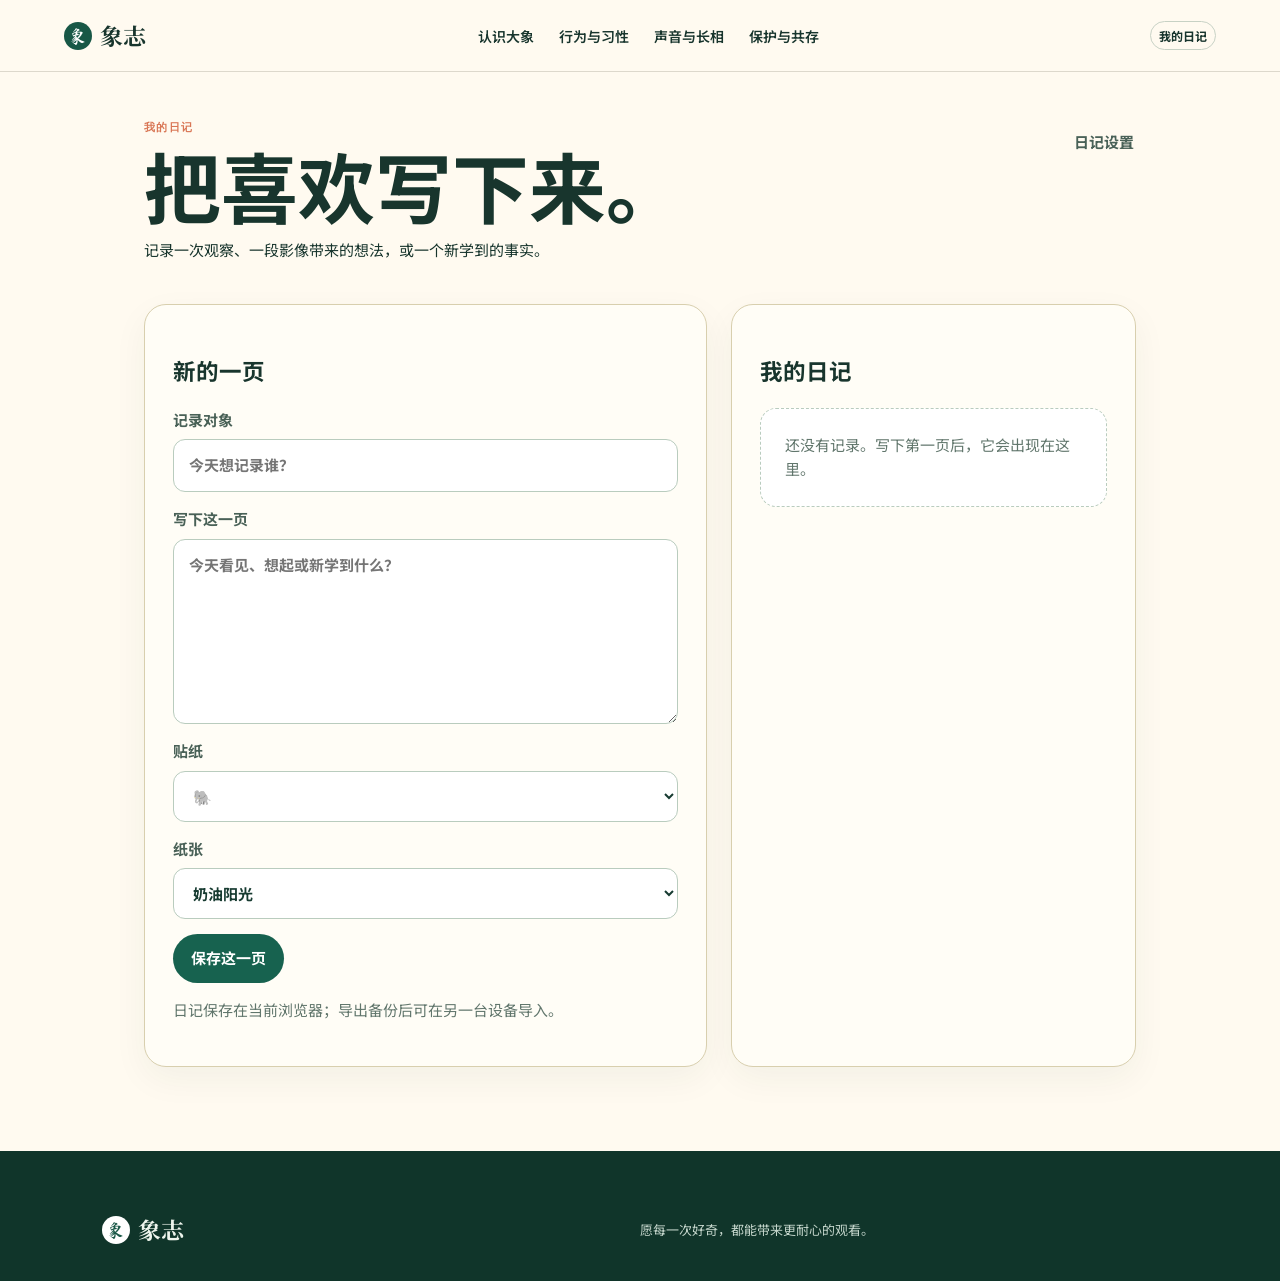
<file: docs/diary/index.html>
<!doctype html>
<html lang="zh-CN">
<head>
  <meta charset="utf-8">
  <meta name="viewport" content="width=device-width,initial-scale=1">
  <meta name="description" content="象志日记本">
  <title>日记｜象志</title>
  <link rel="stylesheet" href="../styles.css">
  <style>
    .journal{max-width:1120px;margin:auto;padding:48px 5vw 84px}.journal-top{display:flex;align-items:start;justify-content:space-between;gap:24px}.journal h1{font-size:clamp(2.6rem,6vw,5.4rem);line-height:1;margin:.15em 0}.journal-card{margin-top:26px;padding:28px;border:1px solid #d8cfae;border-radius:22px;background:#fffdf6;box-shadow:0 12px 35px #18352d0d}.journal-grid{display:grid;grid-template-columns:minmax(0,1fr) minmax(270px,.72fr);gap:24px}.journal-form{display:grid;gap:15px}.journal-form label{display:grid;gap:7px;color:#496157;font-weight:700}.journal-form input,.journal-form textarea,.journal-form select{box-sizing:border-box;width:100%;padding:13px 15px;border:1px solid #b9ccbe;border-radius:12px;background:#fff;color:#173b31;font:inherit}.journal-form textarea{min-height:185px;resize:vertical}.journal button{border:0;border-radius:999px;padding:12px 18px;background:#17624f;color:#fff;font:inherit;font-weight:700;cursor:pointer}.journal button.secondary{background:#edf4eb;color:#1e5749}.journal button.danger{background:#fbe8df;color:#8d3924}.journal-actions{display:flex;gap:10px;flex-wrap:wrap}.journal-list{display:grid;gap:12px}.journal-entry{width:100%;text-align:left;border:1px solid #d8e0d3;border-radius:16px;padding:16px;background:#fff;color:#173b31}.journal-entry:hover{border-color:#5b8d78}.journal-entry strong{display:block;font-size:1.08rem}.journal-entry small{display:block;margin-top:7px;color:#61766c}.sticker{float:right;font-size:1.45rem}.empty{padding:24px;border:1px dashed #b9ccbe;border-radius:16px;color:#61766c}.note{color:#61766c}@media(max-width:760px){.journal-top,.journal-grid{display:grid;grid-template-columns:1fr}.journal{padding-top:30px}}
  </style>
</head>
<body>
  <header id="siteHeader"></header>
  <main id="app"></main>
  <footer id="siteFooter"></footer>
  <script src="diary-page.js"></script>
  <script src="diary-settings.js"></script>
</body>
</html>
</file>
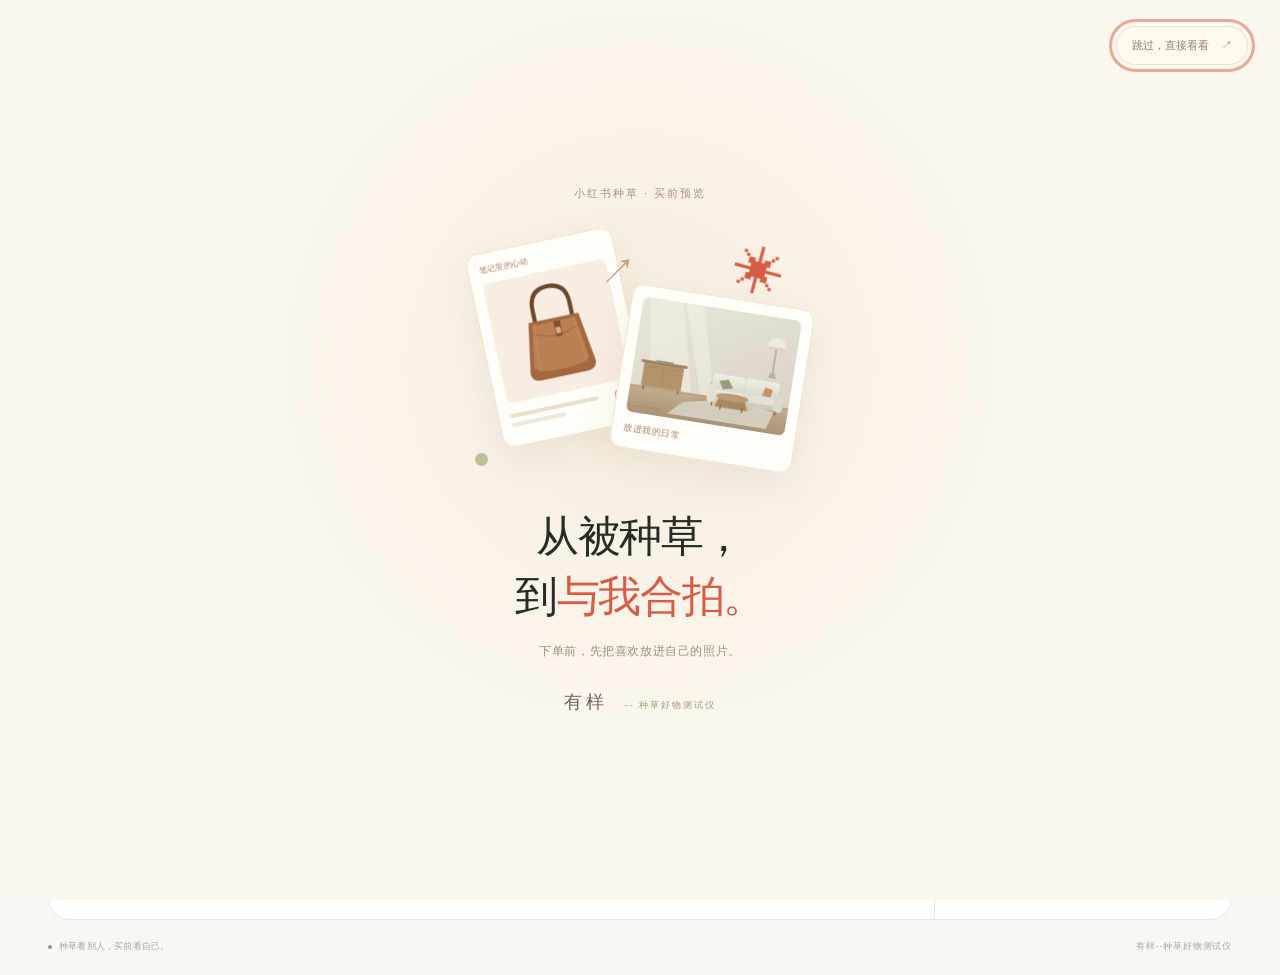
<file: youyang-single.html>
<!doctype html>
<html lang="zh-CN">
<head>
  <meta charset="UTF-8"><meta name="viewport" content="width=device-width,initial-scale=1">
  <meta name="theme-color" content="#faf8f5">
  <meta name="description" content="小红书种草后的下一步：上传自己的照片和商品图，下单前看看穿搭与家居是否合拍，保存买前参考图。">
  <title>有样--种草好物测试仪</title>
  <style>
@charset "UTF-8";
:root{--paper:#faf8f5;--white:#fff;--ink:#292b27;--muted:#85867e;--line:#e9e6df;--accent:#d95b43;--accent-dark:#bc4934;--soft:#f7eee8;--green:#758169;--ease:cubic-bezier(.2,0,0,1);--quick:140ms;--normal:260ms;--slow:360ms;font-family:"Inter","PingFang SC","Microsoft YaHei",sans-serif;color:var(--ink);background:var(--paper);font-synthesis:none}
*{box-sizing:border-box}body{margin:0}button,input{font:inherit}button,a,input{-webkit-tap-highlight-color:transparent}button{cursor:pointer}button:disabled{cursor:default;opacity:.4}button{border:0}button:focus-visible,a:focus-visible,input:focus-visible{outline:3px solid #d95b4380;outline-offset:4px}button svg,span[data-icon] svg{width:18px;height:18px;display:block;fill:none;stroke:currentColor;stroke-width:1.6;stroke-linecap:round;stroke-linejoin:round}span[data-icon]{display:inline-flex;flex-shrink:0}[hidden]{display:none!important}.site-header{height:100px;max-width:1460px;margin:auto;padding:0 48px;display:flex;align-items:center;justify-content:space-between;border-bottom:1px solid var(--line)}.brand{display:flex;align-items:center;gap:13px;color:var(--ink);text-decoration:none}.brand-mark{position:relative;width:42px;height:44px;display:grid;place-items:center;border:1px solid var(--ink);border-radius:12px 12px 12px 3px;font-family:"STSong","SimSun",serif;font-size:31px;background:#fffdfa;transform:rotate(-5deg)}.brand-mark>span{position:absolute;background:var(--accent);width:9px;height:9px;border-radius:50%;right:-4px;top:-3px;border:2px solid var(--paper)}.brand-name{font-size:24px;letter-spacing:3px;font-weight:650}.brand-name small{display:block;font-size:10px;letter-spacing:2.2px;margin-top:3px;font-weight:400}.header-motto{font-size:13px;letter-spacing:3px;margin-left:25px;color:#696d62;display:flex;align-items:center;gap:18px}.tiny-star{font-size:25px;color:var(--accent)}main{max-width:1460px;margin:auto;padding:38px 48px 22px}.intro{display:flex;align-items:flex-end;justify-content:space-between;gap:24px;margin-bottom:32px}.eyebrow{font-size:9px;letter-spacing:2.1px;color:var(--muted);display:flex;gap:8px;align-items:center;font-weight:600}.status-dot{width:6px;height:6px;background:var(--green);border-radius:50%}h1{font-size:clamp(28px,3.1vw,45px);font-weight:580;letter-spacing:-1.8px;margin:13px 0 12px;line-height:1.3}.accent-word{position:relative;color:var(--accent);display:inline-block}.accent-word>svg{position:absolute;bottom:-6px;left:0;width:100%;height:10px;stroke:var(--accent);stroke-width:2;fill:none}.intro p{font-size:13px;color:#7f8178;margin:0;line-height:1.8}.mode-switch{display:flex;padding:5px;background:#eeece6;border-radius:99px;flex-shrink:0;margin-bottom:6px}.mode-switch button{display:flex;align-items:center;gap:8px;background:transparent;padding:12px 18px;border-radius:99px;font-size:13px;color:#7b7d74;transition:background var(--normal) var(--ease),color var(--normal) var(--ease),box-shadow var(--normal) var(--ease)}.mode-switch button.active{background:white;color:var(--ink);box-shadow:0 2px 8px #39382d09}.studio{display:grid;grid-template-columns:minmax(0,1fr) 296px;border:1px solid var(--line);border-radius:22px;overflow:hidden;background:var(--white);box-shadow:0 12px 48px #50463605;min-height:585px}.workspace{min-width:0;display:flex;flex-direction:column;border-right:1px solid var(--line)}.workspace-top{height:64px;display:flex;align-items:center;justify-content:space-between;padding:0 23px;gap:12px}.workspace-label{display:flex;align-items:center;gap:8px;font-size:12px;font-weight:550}.mini-dot{width:6px;height:6px;background:var(--accent);border-radius:50%}.scene-tag{font-size:9px;font-weight:400;padding:4px 7px;background:#f3eee5;border-radius:5px;color:#8b7d65}.workspace-actions{display:flex;align-items:center;gap:6px}.button{display:inline-flex;align-items:center;justify-content:center;gap:8px;min-height:44px;padding:12px 17px;border-radius:11px;font-size:13px;font-weight:550;line-height:1.2;transition:background var(--quick) var(--ease),transform var(--quick) var(--ease),box-shadow var(--quick) var(--ease);white-space:nowrap}.button:active:not(:disabled){transform:scale(.975)}.primary{background:var(--accent);color:#fff;box-shadow:0 3px 10px #d95b4312}.primary:hover:not(:disabled){background:var(--accent-dark);box-shadow:0 5px 14px #d95b4328}.secondary{background:#f5f3ee;color:#666a5f}.secondary:hover:not(:disabled){background:#ece9e2}.quiet{background:transparent;color:#74776d}.quiet:hover:not(:disabled){background:#f4f2ed;color:var(--ink)}.compact{font-size:11px;min-height:34px;padding:8px 11px;border-radius:8px}.compact svg{width:15px;height:15px}.icon-button{width:34px;height:34px;display:grid;place-items:center;background:transparent;border-radius:8px;color:#85877e;transition:background var(--quick) var(--ease),color var(--quick) var(--ease)}.icon-button:hover:not(:disabled){background:#f3f0ea;color:var(--ink)}.stage-viewport{height:480px;min-height:380px;margin:0 16px;border-radius:12px;position:relative;display:flex;align-items:center;justify-content:center;background:#f5f4ef;overflow:hidden;background-image:radial-gradient(#dddcd3 1px,transparent 1px);background-size:16px 16px;padding:22px}.empty-stage{text-align:center;width:100%;padding:12px}.empty-illustration{width:270px;height:185px;position:relative;margin:0 auto 24px;isolation:isolate}.floating-frame{position:absolute;width:115px;height:145px;background:white;padding:7px;border-radius:3px;box-shadow:0 9px 25px #57493915;z-index:2}.floating-frame svg{display:block;width:100%;height:100%}.frame-a{left:18px;top:13px;transform:rotate(-11deg)}.frame-b{right:15px;top:33px;transform:rotate(10deg);box-shadow:0 13px 32px #57493920}.illustration-star{position:absolute;z-index:3;top:1px;right:47px;font-size:47px;color:var(--accent);transform:rotate(15deg)}.illustration-orbit{position:absolute;left:0;top:43px;border:1px dashed #c4c2b3;width:270px;height:105px;border-radius:50%;transform:rotate(-16deg);z-index:0}.empty-stage h2{font-weight:550;font-size:21px;letter-spacing:-.5px;margin:0 0 10px}.empty-stage p{color:#8b8c81;font-size:12px;line-height:1.8;margin:0 0 23px}.upload-cta{min-width:170px}.text-button{display:block;margin:14px auto 0;background:none;color:#93958a;font-size:11px;padding:5px}.text-button:hover{color:var(--accent)}.text-button span{padding-left:5px}.empty-stage>small{display:block;color:#aaa99c;font-size:10px;margin-top:20px}.workspace-bottom{display:flex;align-items:center;justify-content:space-between;min-height:54px;padding:0 23px;gap:12px;color:#98998e;font-size:10px}.workspace-bottom .button[aria-pressed=true]{background:var(--soft);color:var(--accent)}#scene-canvas{display:block;max-width:100%;max-height:100%;touch-action:none;box-shadow:0 5px 22px #27251f13;border-radius:3px;cursor:default}.canvas-hint{position:absolute;bottom:12px;left:50%;transform:translateX(-50%);display:flex;align-items:center;gap:6px;padding:8px 11px;background:#fffef3ee;border:1px solid #e6e2d6;border-radius:8px;color:#77796b;font-size:10px;pointer-events:none;white-space:nowrap}.canvas-hint svg{width:13px;height:13px}.inspector{padding:27px 22px 19px;display:flex;flex-direction:column;min-width:0}.inspector-heading .eyebrow{font-size:8px;letter-spacing:1.4px}.inspector-heading h2{font-size:24px;font-weight:550;margin:13px 0 9px;display:flex;align-items:center;justify-content:space-between}.inspector-heading h2>span{font-size:32px;line-height:1;color:var(--accent);font-weight:400}.inspector-heading>p{font-size:11px;color:#909285;margin:0 0 25px}.add-product{width:100%;display:flex;align-items:center;gap:11px;padding:14px 12px;background:#f8f6f2;border:1px dashed #d9d7ce;border-radius:12px;text-align:left;color:var(--ink);transition:background var(--quick) var(--ease),border var(--quick) var(--ease)}.add-product:hover{background:#f7eee8;border-color:#d9a593}.add-icon{display:grid!important;place-items:center;background:white;width:34px;height:34px;border:1px solid #ede9e1;border-radius:9px;color:var(--accent)}.add-product strong{display:block;font-weight:550;font-size:12px}.add-product small{display:block;font-size:9px;color:#9a9b90;margin-top:5px}.add-product>span:last-child{margin-left:auto;color:#9a9b90}.add-product>span:last-child svg{width:14px}.empty-products{text-align:center;padding:27px 0 22px;color:#aaa99d}.outline-flower{font-size:42px;line-height:1;color:#d9d5c7}.empty-products p{font-size:11px;margin:12px 0 6px}.empty-products small{font-size:9px;color:#b4b2a5}.layer-list{margin-top:14px;display:flex;gap:8px;flex-wrap:wrap;max-height:150px;overflow-y:auto;padding:2px}.layer-chip{padding:5px;border-radius:9px;border:1px solid #e8e5de;background:#f8f7f3;width:57px;height:64px;position:relative;transition:border var(--quick) var(--ease),box-shadow var(--quick) var(--ease)}.layer-chip.active{border-color:var(--accent);box-shadow:0 0 0 2px #d95b4312}.layer-chip img{width:100%;height:100%;object-fit:contain}.layer-chip .sample-chip{position:absolute;bottom:2px;right:2px;font-size:7px;padding:1px 3px;border-radius:2px;background:#f5ece3;color:#957658}.object-controls{border-top:1px solid var(--line);margin-top:20px;padding-top:12px}.control-heading{display:flex;align-items:center;justify-content:space-between;font-size:11px;color:#777b70;margin-bottom:13px}.slider-label{display:flex;justify-content:space-between;font-size:10px;color:#8b8d82;margin-top:13px}.slider-label output{font-size:10px;color:#6d7165;font-variant-numeric:tabular-nums}input[type=range]{accent-color:var(--accent);width:100%;height:20px;cursor:pointer;margin:7px 0 0;appearance:none;background:transparent}input[type=range]::-webkit-slider-runnable-track{background:#eae7df;height:3px;border-radius:3px}input[type=range]::-webkit-slider-thumb{appearance:none;width:12px;height:12px;background:white;border:3px solid var(--accent);border-radius:50%;margin-top:-4.5px;box-shadow:0 1px 3px #0001}input[type=range]::-moz-range-track{background:#eae7df;height:3px}input[type=range]::-moz-range-thumb{width:9px;height:9px;background:white;border:2px solid var(--accent);border-radius:50%}.control-buttons{display:flex;gap:6px;margin-top:13px}.control-buttons .button{flex:1;font-size:10px;padding:9px 6px;min-width:0}.control-buttons svg{width:13px;height:13px}.inspector-foot{margin-top:auto;padding-top:22px}.small-note{display:flex;align-items:flex-start;gap:8px;color:#9d9d90;margin:0 0 15px}.small-note>span{padding-top:2px;color:#b1a793}.small-note svg{width:13px;height:13px}.small-note p{font-size:10px;line-height:1.75;margin:0}.export-button{width:100%;min-height:45px}.local-note{margin-top:12px;color:#989b8e;font-size:9px;text-align:center;line-height:1.7}.local-note>span{vertical-align:middle;margin-right:4px}.local-note svg{width:11px;height:11px}.local-note small{display:block;font-size:8px;color:#b5b3a7;margin-top:3px}.under-studio{display:flex;align-items:center;justify-content:space-between;color:#a5a597;font-size:9px;margin-top:20px;letter-spacing:.8px}.under-studio>span:first-child{display:flex;align-items:center;gap:7px;letter-spacing:.2px}.small-dot{width:4px;height:4px;background:#8d997f;border-radius:50%}
dialog{color:var(--ink);border:1px solid #eae5dd;border-radius:20px;padding:0;box-shadow:0 25px 100px #35291d22;max-width:calc(100vw - 28px);max-height:calc(100dvh - 36px);overflow:hidden}dialog::backdrop{background:#393b3259;backdrop-filter:blur(6px)}dialog[open]{animation:dialog-in var(--slow) var(--ease) both}.product-dialog{width:760px}.dialog-heading{display:flex;align-items:center;justify-content:space-between;padding:24px 27px 20px;border-bottom:1px solid var(--line);gap:12px}.dialog-heading h2{font-size:22px;font-weight:550;margin:10px 0 0;letter-spacing:-.5px}.dialog-heading .eyebrow{font-size:8px}.import-body{padding:24px 27px;max-height:calc(100dvh - 250px);overflow:auto}.dropzone{width:100%;border:1px dashed #d8d3c7;border-radius:12px;min-height:195px;background:#f8f6f1;display:flex;align-items:center;justify-content:center;flex-direction:column;color:#666c60;padding:25px;transition:background var(--normal) var(--ease),border var(--normal) var(--ease)}.dropzone:hover,.dropzone.drag-over{background:#f8ede6;border-color:#d8967f}.dropzone-icon{background:white;width:45px;height:45px;border-radius:13px;display:grid!important;place-items:center;box-shadow:0 3px 12px #50432907;color:var(--accent);margin-bottom:16px}.dropzone strong{font-size:14px;font-weight:550}.dropzone>span:not(.dropzone-icon){font-size:11px;color:#96988a;margin-top:9px}.dropzone>small{font-size:10px;color:#a6a493;margin-top:20px}.import-tip{display:flex;gap:8px;color:#99998c;padding:12px 0}.import-tip p{font-size:10px;line-height:1.7;margin:0}.import-tip svg{width:13px;height:13px;margin-top:2px}.sample-products{margin-top:11px}.sample-products>span{font-size:10px;color:#aaa597}.sample-products>div{display:flex;gap:12px;margin-top:13px}.sample-product{display:flex;align-items:center;gap:8px;background:#f8f6f1;border:1px solid #ece8df;border-radius:10px;padding:7px 12px 7px 7px;text-align:left}.sample-product:hover{border-color:#d3ac99}.sample-product img{width:37px;height:42px;object-fit:contain}.sample-product span{font-size:10px;color:#878879}.dialog-footer{display:flex;justify-content:flex-end;gap:10px;padding:15px 27px;background:#fff;border-top:1px solid var(--line)}#image-editor{max-height:calc(100dvh - 230px);overflow-y:auto}.editor-toolbar{display:flex;align-items:center;gap:4px;padding:12px 20px;border-bottom:1px solid var(--line);flex-wrap:wrap}.tool-button{display:flex;align-items:center;gap:6px;font-size:11px;padding:9px 11px;background:#fff;border-radius:7px;color:#848579;min-height:36px}.tool-button:hover{background:#f5f3ec}.tool-button.active{background:#f8ece5;color:var(--accent)}.tool-button svg{width:14px;height:14px}.toolbar-spacer{flex:1}.editor-options{display:flex;align-items:center;gap:13px;padding:11px 23px;min-height:42px;color:#99968b;font-size:10px;flex-wrap:wrap}.editor-options>span{flex:1;min-width:180px}.editor-options label{display:flex;gap:8px;align-items:center;white-space:nowrap}.editor-options input{width:80px;margin:0}.editor-viewport{height:330px;margin:0 20px;display:flex;align-items:center;justify-content:center;background:#f3f1eb;border-radius:9px;padding:10px;overflow:hidden}.editor-image-wrap,#editor-image-wrap{position:relative;max-width:100%;max-height:100%;line-height:0;background-color:#fff;background-image:linear-gradient(45deg,#e9e7e1 25%,transparent 25%),linear-gradient(-45deg,#e9e7e1 25%,transparent 25%),linear-gradient(45deg,transparent 75%,#e9e7e1 75%),linear-gradient(-45deg,transparent 75%,#e9e7e1 75%);background-size:16px 16px;background-position:0 0,0 8px,8px -8px,-8px 0}#product-canvas{display:block;width:100%;height:100%}#editor-overlay{position:absolute;inset:0;width:100%;height:100%;touch-action:none;cursor:crosshair}.editor-details{display:flex;align-items:center;gap:12px;padding:14px 22px 6px}#product-name{min-width:0;flex:1;background:#f8f7f2;border:1px solid #eae7dd;border-radius:8px;padding:10px 12px;font-size:11px;color:#747669}#product-name::placeholder{color:#afa99a}.editor-note{font-size:9px;color:#a49e91;line-height:1.8;margin:7px 23px 18px}.help-dialog{width:490px;padding-bottom:24px}.help-steps{padding:20px 28px}.help-steps>div{padding:13px 0 13px 44px;position:relative}.help-steps b{position:absolute;left:0;top:15px;color:var(--accent);font-size:16px;font-weight:500}.help-steps h3{font-size:14px;font-weight:550;margin:0 0 8px}.help-steps p{font-size:11px;color:#8c8e82;line-height:1.8;margin:0}.help-note{background:#f7f4ed;padding:14px 18px;border-radius:9px;margin:0 28px 20px;font-size:10px;line-height:1.9;color:#979080}.help-dialog>.button{margin-left:28px}.toast{position:fixed;bottom:28px;left:50%;transform:translate(-50%,14px);background:#34392f;color:#fff;padding:13px 19px;border-radius:10px;font-size:12px;box-shadow:0 5px 24px #0002;opacity:0;pointer-events:none;z-index:1000;transition:opacity var(--normal) var(--ease),transform var(--normal) var(--ease);max-width:calc(100vw - 32px);line-height:1.7;text-align:center}.toast.visible{opacity:1;transform:translate(-50%,0)}@keyframes dialog-in{from{opacity:0;transform:translateY(13px) scale(.985)}to{opacity:1;transform:none}}
@media(min-width:1450px){.stage-viewport{height:540px}.studio{min-height:660px}}
@media(max-width:1050px){.site-header{padding:0 28px;height:84px}main{padding:30px 28px 22px}.studio{grid-template-columns:minmax(0,1fr) 265px}.inspector{padding:24px 18px 18px}.intro{align-items:flex-start}.intro p{max-width:430px;font-size:12px}.mode-switch{margin-top:29px}.mode-switch button{padding:11px 14px;font-size:12px}.stage-viewport{height:450px;min-height:350px;padding:16px}.workspace-top{padding:0 18px}.empty-stage h2{font-size:18px}.empty-stage p{font-size:11px}.header-motto{font-size:11px}}
@media(max-width:760px){.site-header{height:75px;padding:0 20px}.brand-mark{width:33px;height:35px;font-size:25px;border-radius:10px 10px 10px 3px}.brand-name{font-size:20px;letter-spacing:2px}.brand-name small{font-size:8px}.header-motto{display:none}.site-header>.button{font-size:11px;min-height:35px;padding:8px}main{padding:27px 16px 20px}.intro{display:block;margin-bottom:20px}.intro .eyebrow{font-size:8px;letter-spacing:1.4px}h1{font-size:30px;margin:12px 0 10px;letter-spacing:-1px}.intro p{font-size:11px;max-width:none}.mode-switch{margin:19px 0 0;width:max-content}.mode-switch button{padding:10px 20px;font-size:12px}.studio{display:flex;flex-direction:column;border-radius:16px;min-height:0}.workspace{border-right:0}.workspace-top{height:55px;padding:0 13px}.workspace-label{font-size:11px}.workspace-actions{gap:2px}.workspace-top .compact{padding:7px 8px;font-size:10px}.stage-viewport{height:400px;min-height:310px;margin:0 10px;padding:14px}.empty-stage{padding:8px}.empty-illustration{transform:scale(.86);margin-bottom:10px;height:170px}.empty-stage h2{font-size:17px}.empty-stage p{font-size:10px;margin-bottom:18px}.empty-stage>small{margin-top:13px;font-size:9px}.workspace-bottom{padding:0 14px;min-height:47px}.workspace-bottom>span{font-size:9px}.inspector{padding:20px 18px 18px;border-top:1px solid var(--line)}.inspector-heading .eyebrow{display:none}.inspector-heading h2{font-size:19px;margin:0 0 8px}.inspector-heading h2>span{font-size:25px}.inspector-heading>p{margin-bottom:15px;font-size:10px}.empty-products{padding:14px 0 0;display:flex;justify-content:center;align-items:center;gap:7px}.empty-products .outline-flower{font-size:24px}.empty-products p{font-size:10px;margin:0}.empty-products small{display:none}.layer-list{max-height:85px}.object-controls{display:grid;grid-template-columns:1fr 1fr;column-gap:20px}.control-heading{grid-column:1/-1;margin-bottom:0}.slider-label{margin-top:7px;grid-column:1}.object-controls input{grid-column:1;margin-bottom:4px}.control-buttons{grid-column:2;grid-row:2/8;align-self:center;flex-direction:column;margin-top:0}.inspector-foot{padding-top:18px}.small-note{margin-bottom:12px}.local-note small{display:inline;margin-left:5px}.under-studio>span:last-child{font-size:7px;letter-spacing:.6px}.dialog-heading{padding:18px 18px 16px}.dialog-heading h2{font-size:19px}.import-body{padding:18px;max-height:calc(100dvh - 230px)}.dialog-footer{padding:13px 17px}.dialog-footer .button{font-size:12px;min-height:42px}.editor-toolbar{padding:9px 10px;gap:2px}.tool-button{font-size:10px;padding:8px 7px;gap:4px}.toolbar-spacer{display:none}.editor-toolbar>.icon-button{margin-left:auto}.editor-toolbar>.compact{font-size:10px;padding:8px}.editor-options{padding:9px 14px;gap:8px}.editor-options>span{font-size:9px;min-width:100%}.editor-options label{font-size:9px}.editor-viewport{margin:0 11px;height:280px}.editor-details{padding:12px 13px 5px;gap:5px}.editor-details>.button{padding:8px;font-size:10px}.editor-note{margin:7px 15px 14px}.sample-products>div{gap:7px;flex-wrap:wrap}.sample-product{padding:6px 9px 6px 5px;gap:5px}.sample-product img{width:28px;height:33px}.sample-product span{font-size:9px}.help-steps{padding:14px 22px}.help-note{margin:0 22px 18px}.help-dialog>.button{margin-left:22px}.canvas-hint{font-size:9px;max-width:95%;padding:7px 9px}}
@media(max-width:370px){h1{font-size:27px}.stage-viewport{height:375px}.empty-stage h2{font-size:16px}.editor-toolbar .tool-button{padding:8px 5px}.tool-button svg{width:12px}}
.layer-order-note{font-size:9px;color:#a19c8e;line-height:1.7;margin:9px 0 0}.control-buttons .button:disabled{opacity:.6;background:#f6f4f0;color:#aaa497}
@media(max-width:760px){.layer-order-note{grid-column:1/-1;margin-top:8px}}
.product-dialog[open]{display:flex;flex-direction:column}.product-dialog>.dialog-heading,.product-dialog>.dialog-footer{flex-shrink:0}.product-dialog>#image-editor,.product-dialog>.import-body{min-height:0;flex:1 1 auto}
.dialog-feedback{padding:10px 24px;background:#f3f5ed;color:#69745c;font-size:11px;line-height:1.7;border-top:1px solid #e5e9db;flex-shrink:0}.dialog-feedback.error{background:#fff0e9;color:#b7513d;border-top-color:#efd7cb}
.shopping-eyebrow{font-size:11px;letter-spacing:.7px;color:#8b7568;gap:10px}.seed-badge{padding:5px 9px;border-radius:6px;background:#f7e8e1;color:var(--accent);font-size:9px;letter-spacing:.4px}.shopping-description{line-height:1.9!important;color:#77796f!important}.shopping-tags{display:flex;gap:14px;margin-top:12px;font-size:10px;color:#a0806a;letter-spacing:.1px}.intro{align-items:center}.save-note{text-align:center;font-size:9px;color:#9b9485;margin-top:12px;line-height:1.7}.editor-tips{margin:8px 23px 16px;color:#a49e91;font-size:10px}.editor-tips summary{cursor:pointer}.editor-tips .editor-note{margin:8px 0 0}.help-footer{padding:0 28px;display:flex;align-items:center;justify-content:space-between;gap:12px}
.welcome-open{overflow:hidden}.welcome{position:fixed;inset:0;z-index:2000;display:grid;place-items:center;background:#fbf6ee;overflow:hidden;isolation:isolate}.welcome::before{content:"";position:absolute;width:470px;height:470px;border-radius:50%;background:#f0e2cb;filter:blur(90px);opacity:.35;left:calc(50% - 235px);top:calc(50% - 320px);animation:welcome-glow 5.3s var(--ease) both;z-index:-1}.welcome-skip{position:absolute;right:32px;top:26px;background:#fff9f0;color:#9a806a;font-size:11px;display:flex;gap:12px;align-items:center;padding:11px 15px;border-radius:99px;border:1px solid #eadfce}.welcome-skip:hover{background:#f5e9d8}.welcome-content{text-align:center;width:min(90vw,580px);padding:25px 0}.welcome-kicker{font-size:11px;letter-spacing:2px;color:#b18e78;animation:welcome-copy .55s var(--ease) .15s both}.welcome-collage{position:relative;width:340px;height:255px;margin:28px auto 22px}.welcome-card{position:absolute;background:#fffdf7;border:1px solid #efe4d4;border-radius:12px;padding:11px;box-shadow:0 13px 36px #7b604416}.welcome-note{width:149px;height:197px;left:13px;top:10px;transform:rotate(-12deg);animation:welcome-note-in .85s cubic-bezier(.2,.7,.2,1) .05s both}.welcome-card-tag{display:block;font-size:8px;text-align:left;letter-spacing:.2px;color:#a37c67;margin-bottom:8px}.welcome-note>img{display:block;object-fit:contain;width:100%;height:122px;background:#f7ede1;border-radius:6px;padding:8px}.welcome-note-lines{margin-top:11px;display:grid;gap:5px}.welcome-note-lines i{display:block;width:72%;height:4px;background:#e8dfcf;border-radius:4px}.welcome-note-lines i:last-child{width:44%;background:#eee7da}.welcome-heart{position:absolute;right:13px;bottom:14px;color:var(--accent);font-size:18px}.welcome-room{width:184px;height:165px;right:6px;top:67px;transform:rotate(9deg);animation:welcome-room-in 1s cubic-bezier(.2,.7,.2,1) .18s both}.welcome-room img{width:100%;height:116px;object-fit:cover;border-radius:6px;display:block}.welcome-room>span{display:block;text-align:left;font-size:9px;color:#a07e66;margin-top:10px;letter-spacing:.5px}.welcome-star{position:absolute;right:26px;top:15px;color:var(--accent);font-size:51px;animation:welcome-star-in .8s var(--ease) .4s both}.welcome-arrow{position:absolute;left:130px;top:19px;color:#c7a07c;font-size:36px;transform:rotate(21deg);animation:welcome-copy .65s var(--ease) .4s both}.welcome-dot{position:absolute;left:5px;bottom:18px;width:13px;height:13px;border-radius:50%;background:#b9c09a;animation:welcome-dot-in 1.5s ease-in-out .3s both}.welcome h2{font-size:43px;line-height:1.4;letter-spacing:-1.4px;font-weight:550;margin:0;animation:welcome-copy .7s var(--ease) .35s both}.welcome h2 span{color:var(--accent)}.welcome p{font-size:12px;color:#a38e78;margin:17px 0 0;letter-spacing:.6px;animation:welcome-copy .7s var(--ease) .5s both}.welcome-brand{margin-top:30px;font-size:18px;letter-spacing:4px;color:#6f6658;animation:welcome-copy .65s var(--ease) .6s both}.welcome-brand small{font-size:9px;letter-spacing:2px;margin-left:8px;color:#a4957e}.welcome.leaving{pointer-events:none;animation:welcome-out 240ms ease-in both}.welcome-arrived .intro{animation:page-arrive .42s var(--ease) both}.welcome-arrived .studio{animation:page-arrive .5s var(--ease) .06s both}
@keyframes welcome-note-in{from{opacity:0;transform:translate(-25px,19px) rotate(-18deg) scale(.96);box-shadow:0 4px 8px #7b604408}to{opacity:1;transform:rotate(-12deg);box-shadow:0 13px 36px #7b604416}}@keyframes welcome-room-in{from{opacity:0;transform:translate(26px,24px) rotate(17deg) scale(.96)}to{opacity:1;transform:rotate(9deg)}}@keyframes welcome-copy{from{opacity:0;transform:translateY(9px)}to{opacity:1;transform:translateY(0)}}@keyframes welcome-star-in{from{opacity:0;transform:rotate(-30deg) scale(.5)}to{opacity:1;transform:rotate(15deg) scale(1)}}@keyframes welcome-dot-in{0%{opacity:0;transform:translateY(10px) scale(.7)}55%{opacity:1;transform:translateY(-3px) scale(1)}100%{opacity:1;transform:none}}@keyframes welcome-glow{from{opacity:.15;transform:scale(.9)}to{opacity:.35;transform:scale(1)}}@keyframes welcome-out{to{opacity:0;transform:scale(1.015)}}@keyframes page-arrive{from{opacity:0;transform:translateY(9px)}to{opacity:1;transform:none}}
@media(max-width:760px){.intro{align-items:initial}.shopping-eyebrow{font-size:10px;letter-spacing:.3px}.shopping-description{font-size:11px!important}.shopping-tags{font-size:9px;gap:10px;margin-top:10px}.help-footer{padding:0 22px}.help-footer .button{font-size:11px;padding:12px 13px}.welcome-skip{right:18px;top:18px;font-size:10px}.welcome-collage{transform:scale(.88);margin:15px auto 7px}.welcome h2{font-size:35px}.welcome-kicker{font-size:10px}.welcome p{font-size:10px}.welcome-brand{margin-top:24px}.editor-tips{margin-left:15px;margin-right:15px}}
.help-dialog{overflow-y:auto}
@media(prefers-reduced-motion:reduce){*,*::before,*::after{animation:none!important;transition:none!important;scroll-behavior:auto!important}}

.gallery-count{display:inline-grid;place-items:center;min-width:18px;height:18px;border-radius:99px;padding:0 4px;background:#e9c5b7;color:#9b3d2e;font-size:9px;font-weight:650}.save-actions{display:grid;gap:8px}.save-actions .button{width:100%}.save-actions .secondary{min-height:37px;font-size:11px}.gallery-view{min-height:585px;background:var(--white);border:1px solid var(--line);border-radius:22px;padding:36px 42px;box-shadow:0 12px 48px #50463605}.gallery-heading{display:flex;align-items:center;justify-content:space-between;gap:20px}.gallery-heading h2{font-size:29px;font-weight:550;margin:10px 0 7px}.gallery-heading h2 span{color:var(--accent);font-weight:400}.gallery-heading p,.gallery-note{font-size:11px;color:#98998d;line-height:1.8;margin:0}.gallery-heading .button svg{transform:rotate(180deg)}.gallery-empty{text-align:center;padding:105px 15px 88px}.gallery-empty .outline-flower{font-size:56px}.gallery-empty h3{font-size:20px;font-weight:550;margin:14px 0 7px}.gallery-empty p{color:#99998e;font-size:12px;margin:0 0 24px}.gallery-grid{display:grid;grid-template-columns:repeat(3,minmax(0,1fr));gap:20px;margin-top:34px}.gallery-card{display:block;width:100%;overflow:hidden;text-align:left;border:1px solid #eae5dc;border-radius:15px;background:#f9f6f0;padding:0;color:var(--ink);transition:transform var(--normal) var(--ease),box-shadow var(--normal) var(--ease)}.gallery-card:hover{transform:translateY(-3px);box-shadow:0 12px 26px #57493918}.gallery-card img{display:block;width:100%;aspect-ratio:4/3;object-fit:cover;background:#eeece5}.gallery-card-info{display:flex;align-items:center;justify-content:space-between;gap:6px;padding:14px 15px}.gallery-card-info strong{font-size:12px;font-weight:550}.gallery-card-info small{font-size:10px;color:#a19b8d}.gallery-note{margin-top:34px}.work-dialog{width:min(660px,calc(100vw - 28px))}.work-preview-wrap{min-height:140px;max-height:calc(100dvh - 245px);display:grid;place-items:center;overflow:auto;padding:18px;background:#f3f1eb}.work-preview-wrap img{max-width:100%;max-height:calc(100dvh - 285px);object-fit:contain;box-shadow:0 8px 30px #00000014}.work-footer{display:flex;justify-content:space-between;gap:10px;padding:14px 20px}.work-footer .quiet{color:#aa6d5a}
@media(max-width:900px){.gallery-grid{grid-template-columns:repeat(2,minmax(0,1fr))}}
@media(max-width:760px){.gallery-view{padding:24px 18px;min-height:400px;border-radius:16px}.gallery-heading h2{font-size:23px}.gallery-heading p{font-size:10px}.gallery-heading .button{font-size:10px;padding:8px;min-height:35px}.gallery-grid{gap:12px}.gallery-card-info{padding:10px;display:block}.gallery-card-info small{display:block;margin-top:4px}.gallery-empty{padding:75px 12px}.gallery-note{font-size:10px}.work-footer{padding:12px}.work-footer .button{font-size:11px;padding:9px}}
@media(max-width:430px){.mode-switch{width:100%;justify-content:space-between}.mode-switch button{flex:1;justify-content:center;padding:10px 6px;font-size:10px;gap:4px;white-space:nowrap}.mode-switch button svg{width:14px;height:14px}.gallery-grid{grid-template-columns:1fr}.gallery-heading{align-items:flex-start}.gallery-heading .button{max-width:105px;white-space:normal;text-align:center}}
.empty-products small{display:block;margin-top:10px}
@media(max-width:760px){.empty-products small{display:none}}

</style>
  
</head>
<body>
  <section class="welcome" id="welcome" role="dialog" aria-modal="true" aria-labelledby="welcome-title" hidden>
    <button class="welcome-skip" id="welcome-skip">跳过，直接看看 <span>↗</span></button>
    <div class="welcome-content"><div class="welcome-kicker">小红书种草 · 买前预览</div><div class="welcome-collage" aria-hidden="true"><div class="welcome-card welcome-note"><span class="welcome-card-tag">笔记里的心动</span><img id="welcome-product" alt=""><div class="welcome-note-lines"><i></i><i></i></div><span class="welcome-heart">♡</span></div><div class="welcome-card welcome-room"><img id="welcome-room" alt=""><span>放进我的日常</span></div><span class="welcome-star">✳</span><span class="welcome-dot"></span><span class="welcome-arrow">↗</span></div><h2 id="welcome-title">从被种草，<br>到<span>与我合拍。</span></h2><p>下单前，先把喜欢放进自己的照片。</p><div class="welcome-brand">有样 <small>-- 种草好物测试仪</small></div></div>
  </section>
  <header class="site-header">
    <a class="brand" href="./index.html" aria-label="有样--种草好物测试仪首页"><span class="brand-mark">有<span></span></span><span class="brand-name">有样<small>-- 种草好物测试仪</small></span></a>
    <span class="header-motto">种草之后，下单之前<span class="tiny-star">✳</span></span>
    <button class="button quiet" id="help-open"><span data-icon="help"></span><span>说明书</span></button>
  </header>
  <main>
    <section class="intro">
      <div><div class="eyebrow shopping-eyebrow"><span class="seed-badge">种草之后</span>小红书种草后的下一步</div><h1>种草的好物，先看<span class="accent-word">合不合拍<svg viewBox="0 0 160 14" aria-hidden="true"><path d="M3 9Q75-2 157 7"/></svg></span>。</h1><p class="shopping-description">先来试试衣服，摆摆家居，把合适的心动好物带回家</p><div class="shopping-tags"><span># 我的穿搭好物</span><span># 我的家景布置</span></div></div>
      <div class="mode-switch" aria-label="选择预览场景或查看作品"><button class="active" data-mode="home" aria-pressed="true"><span data-icon="home"></span>摆在我家</button><button data-mode="person" aria-pressed="false"><span data-icon="hanger"></span>搭在我身</button><button id="gallery-open" aria-pressed="false"><span data-icon="image"></span>我的作品<span class="gallery-count" id="gallery-count" hidden>0</span></button></div>
    </section>
    <section class="studio" id="studio" aria-label="照片预览工作台">
      <div class="workspace">
        <div class="workspace-top"><div class="workspace-label"><span class="mini-dot"></span><span id="scene-title">我的空间</span><span class="scene-tag" id="scene-tag" hidden>示例插画</span></div><div class="workspace-actions"><button class="icon-button" id="undo-button" aria-label="撤回上一步" title="撤回上一步" disabled><span data-icon="undo"></span></button><button class="button quiet compact" id="replace-photo"><span data-icon="image"></span><span id="replace-label">上传照片</span></button></div></div>
        <div class="stage-viewport" id="stage-viewport">
          <div class="empty-stage" id="empty-stage">
            <div class="empty-illustration" aria-hidden="true"><div class="floating-frame frame-a"><svg viewBox="0 0 180 210"><path fill="#e2e6d8" d="M0 0h180v210H0z"/><circle cx="110" cy="69" r="34" fill="#d77953"/><path fill="#9ca88b" d="M0 150Q45 82 91 158T180 142V210H0z"/><path fill="#778866" d="M0 189Q66 121 130 191T180 181V210H0z"/></svg></div><div class="floating-frame frame-b"><svg viewBox="0 0 180 210"><path fill="#efe9df" d="M0 0h180v210H0z"/><path d="M59 108h62l15 77q-48 25-96 0z" fill="#be6446"/><ellipse cx="90" cy="109" rx="31" ry="8" fill="#a4553d"/><path d="m84 105-9-65m13 65 24-74m-17 78 34-40" stroke="#677852" stroke-width="3"/><path d="M75 64Q39 41 50 25q30-3 25 39M104 59q-4-36 18-37 18 20-18 37M115 83q22-37 36-19-2 25-36 19" fill="#77865c"/></svg></div><span class="illustration-star">✳</span><span class="illustration-orbit"></span></div>
            <h2 id="empty-title">这件好物，放我家会好看吗？</h2><p id="empty-description">上传家里的一角，把笔记里种草的家具、摆件放进来看看。</p><button class="button primary upload-cta" id="empty-upload"><span data-icon="upload"></span><span id="upload-label">上传我家照片</span></button><button class="text-button" id="use-sample">先用示例看看怎么玩 <span>↗</span></button>
            <small id="photo-tip">横竖照片都可以，光线清楚一点更好。</small>
          </div>
          <canvas id="scene-canvas" hidden aria-label="商品摆放画布" tabindex="0"></canvas>
          <div class="canvas-hint" id="canvas-hint" hidden><span data-icon="move"></span><span>拖动商品，找到喜欢的位置</span></div>
        </div>
        <div class="workspace-bottom"><span id="canvas-status">先放一张你的照片</span><button class="button quiet compact" id="compare-button" disabled aria-pressed="false"><span data-icon="compare"></span><span>看原图</span></button></div>
      </div>
      <aside class="inspector">
        <div class="inspector-heading"><span class="eyebrow">笔记里的喜欢，换成我的生活</span><h2>我的种草清单<span>✳</span></h2><p>想下单的那件，先带进来看看。</p></div>
        <button class="add-product" id="add-product"><span class="add-icon" data-icon="plus"></span><span><strong>带入种草商品</strong><small>上传商品图或笔记截图</small></span><span data-icon="arrow"></span></button>
        <div class="layer-list" id="layer-list" aria-label="本次商品"></div>
        <div class="empty-products" id="empty-products"><span class="outline-flower">✳</span><small>带来一张图，多一份买前参考。</small></div>
        <div class="object-controls" id="object-controls" hidden>
          <div class="control-heading"><span>调整这一件</span><button class="icon-button" id="delete-layer" aria-label="删除选中商品" title="删除"><span data-icon="trash"></span></button></div>
          <label class="slider-label" for="size-slider"><span>大小</span><output id="size-output">100%</output></label><input type="range" id="size-slider" min="4" max="150" step="1" value="30">
          <label class="slider-label" for="rotation-slider"><span>角度</span><output id="rotation-output">0°</output></label><input type="range" id="rotation-slider" min="-180" max="180" step="1" value="0">
          <label class="slider-label" for="opacity-slider"><span>透明度</span><output id="opacity-output">100%</output></label><input type="range" id="opacity-slider" min="15" max="100" step="1" value="100">
          <div class="control-buttons"><button class="button secondary compact" id="center-layer"><span data-icon="center"></span>放回中央</button><button class="button secondary compact" id="bring-front"><span data-icon="layers"></span><span id="bring-front-label">置于顶层</span></button></div><p class="layer-order-note" id="layer-order-note">商品重叠时，顶层商品会盖住下面的商品。</p>
        </div>
        <div class="inspector-foot"><div class="small-note"><span data-icon="sparkle"></span><p id="mode-note">和我家配不配？先摆进去，看看颜色与风格。</p></div><div class="save-actions"><button class="button primary" id="save-work" disabled><span data-icon="check"></span>存到我的作品</button><button class="button secondary export-button" id="export-button" disabled><span data-icon="download"></span>下载图片</button></div><div class="save-note">把这次搭配留住，再决定要不要下单。</div></div>
      </aside>
    </section>
    <section class="gallery-view" id="gallery-view" aria-labelledby="gallery-title" hidden>
      <div class="gallery-heading"><div><span class="eyebrow">心动好物，在我的生活里</span><h2 id="gallery-title">我的作品 <span>✳</span></h2><p>把试搭后的样子存起来，下次回来继续看看。</p></div><button class="button quiet" id="gallery-back"><span data-icon="arrow"></span>继续试一试</button></div>
      <div class="gallery-empty" id="gallery-empty"><span class="outline-flower">✳</span><h3>这里还没有作品</h3><p>去试试一件心动好物，把搭配留在这里。</p><button class="button primary" id="gallery-start">开始试一试</button></div>
      <div class="gallery-grid" id="gallery-grid" hidden></div>
    </section>
    <div class="under-studio"><span><span class="small-dot"></span>种草看别人，买前看自己。</span><span>有样--种草好物测试仪</span></div>
  </main>
  <input id="photo-input" type="file" accept="image/*" hidden><input id="product-input" type="file" accept="image/*" hidden>
  <dialog id="product-dialog" class="product-dialog" aria-labelledby="product-dialog-title">
    <div class="dialog-heading"><div><span class="eyebrow">种草清单，先来试着搭一搭</span><h2 id="product-dialog-title">把笔记里的好物带进来</h2></div><button class="icon-button" data-close="product-dialog" aria-label="关闭商品导入"><span data-icon="close"></span></button></div>
    <div class="import-body" id="import-body"><button class="dropzone" id="product-dropzone"><span class="dropzone-icon" data-icon="image"></span><strong>上传种草商品图</strong><span>商品展示图、笔记截图都可以</span><small>也可以直接拖一张图片过来</small></button><div class="import-tip"><span data-icon="image"></span><p>把笔记里心动的商品图保存下来，或截下商品，再带到这里。</p></div><div class="sample-products"><span>也可以先用示例插画体验</span><div id="sample-product-list"></div></div></div>
    <div id="image-editor" hidden><div class="editor-toolbar"><button data-tool="crop" class="tool-button" aria-pressed="false"><span data-icon="crop"></span>裁剪</button><button data-tool="pick" class="tool-button" aria-pressed="false"><span data-icon="wand"></span>点选去底</button><button data-tool="erase" class="tool-button" aria-pressed="false"><span data-icon="eraser"></span>擦除</button><button data-tool="restore" class="tool-button" aria-pressed="false"><span data-icon="restore"></span>恢复</button><span class="toolbar-spacer"></span><button class="icon-button" id="editor-undo" title="撤回图片处理" aria-label="撤回图片处理" disabled><span data-icon="undo"></span></button><button class="button quiet compact" id="editor-reset">还原</button></div>
      <div class="editor-options"><span id="editor-instruction">可以直接使用原图，也可以先整理一下。</span><label id="brush-option" hidden>笔刷<input id="brush-slider" type="range" min="5" max="140" value="38"></label><label id="tolerance-option" hidden>去底范围<input id="tolerance-slider" type="range" min="5" max="100" value="32"></label><button class="button secondary compact" id="apply-crop" hidden>确认裁剪</button></div>
      <div class="editor-viewport" id="editor-viewport"><div id="editor-image-wrap"><canvas id="product-canvas"></canvas><canvas id="editor-overlay" aria-label="裁剪与背景处理区域"></canvas></div></div>
      <div class="editor-details"><input id="product-name" aria-label="商品名称，可修改" maxlength="40" placeholder="给这件商品起个名字（选填）"><button class="button quiet compact" id="choose-product-again"><span data-icon="image"></span>换张图片</button></div><details class="editor-tips"><summary>图片怎么整理得更干净？</summary><p class="editor-note" id="editor-note">先裁掉无关部分，再点选背景或手动擦除。棋盘格表示这部分已经透明；误删可以恢复。</p></details></div>
    <div class="dialog-feedback" id="product-feedback" role="status" aria-live="polite" hidden></div>
    <div class="dialog-footer"><button class="button secondary" data-close="product-dialog">取消</button><button class="button primary" id="confirm-product" disabled><span data-icon="check"></span><span id="confirm-product-label">使用这张图片</span></button></div>
  </dialog>
  <dialog id="help-dialog" class="help-dialog" aria-labelledby="help-title"><div class="dialog-heading"><div><span class="eyebrow">小红书种草之后，给下单多一步参考</span><h2 id="help-title">笔记里的好看，适合我吗？</h2></div><button class="icon-button" data-close="help-dialog" aria-label="关闭说明"><span data-icon="close"></span></button></div><div class="help-steps"><div><b>01</b><h3>先放进我的生活</h3><p>上传自己的照片，或者家里的一角，作为搭配背景。</p></div><div><b>02</b><h3>带来被种草的那件</h3><p>上传保存的商品图或笔记截图，整理后放进照片。</p></div><div><b>03</b><h3>看看搭配，再决定下单</h3><p>调整位置、大小与角度，存下买前参考图。</p></div></div><div class="help-footer"><button class="button primary" data-close="help-dialog">试一试</button></div></dialog>
  <dialog id="work-dialog" class="work-dialog" aria-labelledby="work-dialog-title"><div class="dialog-heading"><div><span class="eyebrow">我的作品</span><h2 id="work-dialog-title">看看这次搭配</h2></div><button class="icon-button" data-close="work-dialog" aria-label="关闭作品"><span data-icon="close"></span></button></div><div class="work-preview-wrap"><img id="work-preview" alt="保存的搭配作品"></div><div class="work-footer"><button class="button quiet" id="work-delete"><span data-icon="trash"></span><span id="work-delete-label">删除作品</span></button><button class="button primary" id="work-download"><span data-icon="download"></span>下载图片</button></div></dialog>
  <div class="toast" id="toast" role="status" aria-live="polite"></div>
<script>
/* 本文件仅提供明确标注的示例插画。用户图片不会被写入此文件。 */
(() => {
  const svg = (w,h,body) => 'data:image/svg+xml;charset=utf-8,' + encodeURIComponent(`<svg xmlns="http://www.w3.org/2000/svg" width="${w}" height="${h}" viewBox="0 0 ${w} ${h}">${body}</svg>`);
  const home = svg(1400,1000,`<defs><linearGradient id="wall" x2=".8" y2="1"><stop stop-color="#eae5da"/><stop offset="1" stop-color="#d9d3c6"/></linearGradient><linearGradient id="floor" x2="0" y2="1"><stop stop-color="#c5ad8d"/><stop offset="1" stop-color="#a99276"/></linearGradient><linearGradient id="sofa" x2="0" y2="1"><stop stop-color="#efeee5"/><stop offset="1" stop-color="#d5d2c3"/></linearGradient><filter id="blur"><feGaussianBlur stdDeviation="16"/></filter></defs><path fill="url(#wall)" d="M0 0h1400v1000H0z"/><path d="M0 760h1400v240H0z" fill="url(#floor)"/><path d="M0 770h1400" stroke="#a7967f" stroke-width="6"/><path fill="#f5f1e8" opacity=".55" d="M65 0h290l185 759H182z"/><path fill="#fbf8ef" opacity=".36" d="M380 0h160l200 759H618z"/><path d="m0 905 1400 40m-1140-176L118 1000m477-231-79 231m438-231 103 231" stroke="#b29a7b" stroke-width="2" opacity=".55"/><ellipse cx="930" cy="825" rx="360" ry="56" fill="#625e4e" opacity=".18" filter="url(#blur)"/><path d="M480 849q393-113 790-37l-43 154H363z" fill="#d6cebc"/><path d="m503 860 722 40m-746-14 730 39m-745-11 718 40" stroke="#b8af98" opacity=".4" stroke-width="3"/><path d="M690 656q0-38 38-38h552q38 0 38 38v143H690z" fill="#d0cbbc"/><rect x="710" y="558" width="281" height="190" rx="35" fill="url(#sofa)"/><rect x="996" y="558" width="295" height="190" rx="35" fill="url(#sofa)"/><rect x="731" y="696" width="267" height="65" rx="21" fill="#ebe7da"/><rect x="1002" y="696" width="277" height="65" rx="21" fill="#e5e2d5"/><rect x="679" y="652" width="76" height="159" rx="30" fill="#e5e2d5"/><rect x="1260" y="652" width="78" height="159" rx="30" fill="#ddd9ca"/><path d="M730 807v31m553-31v31" stroke="#706451" stroke-width="12"/><path d="m766 619 78-25 50 71-85 20z" fill="#939c7c"/><path d="m1168 611 68 15-11 66-76-5z" fill="#c79173"/><ellipse cx="914" cy="817" rx="170" ry="26" fill="#7a6b57" opacity=".12"/><path d="M791 748h218l32 92H758z" fill="#a88862"/><ellipse cx="900" cy="746" rx="142" ry="33" fill="#ba9b72"/><path d="M808 822v40m189-40v40" stroke="#7b664c" stroke-width="10"/><path d="M77 536h399v25H77z" fill="#9d8160"/><rect x="102" y="561" width="347" height="199" rx="5" fill="#b1936c"/><path d="M275 568v185m-137-164h90m90 0h89" stroke="#967b56" stroke-width="3"/><path d="M125 759v33m300-33v33" stroke="#786449" stroke-width="10"/><path d="M1177 525h67l-14-45h-40z" fill="#c2ac91"/><path d="M1210 480V251" stroke="#827d69" stroke-width="7"/><path d="M1123 266q15-93 87-93t87 93z" fill="#eeeadd"/><ellipse cx="1210" cy="266" rx="87" ry="10" fill="#d8d1bf"/><path d="M205 524h147v12H205z" fill="#8a947b"/><path d="M215 508h129v16H215z" fill="#ece5d9"/><text x="60" y="950" fill="#7f735e" font-size="15" font-family="sans-serif" letter-spacing="3">YOUYÀNG · 示例空间插画</text>`);
  const person = svg(900,1200,`<defs><linearGradient id="b" x2=".7" y2="1"><stop stop-color="#e9e4dc"/><stop offset="1" stop-color="#d5cec2"/></linearGradient></defs><path fill="url(#b)" d="M0 0h900v1200H0z"/><path d="M0 1010h900v190H0z" fill="#c1b19a"/><path d="M60 90h235v805H60z" fill="#f0ebe2"/><path d="M83 112h191v761H83z" fill="#d8d9cc"/><path d="M109 130h63l73 724h-70z" fill="#f5f0e5" opacity=".6"/><ellipse cx="490" cy="1070" rx="150" ry="22" fill="#908878" opacity=".25"/><path d="M419 569h141l35 445h-74l-37-258-26 258h-77z" fill="#444944"/><path d="M377 1010h80l-2 54H354q-15-10 5-24zM521 1010h70l47 32q23 23-6 24H520z" fill="#5e5043"/><path d="m410 339 70-30 81 27 45 269q-111 33-220-2z" fill="#eae9db"/><path d="m410 341-52 44-32 174q-1 24 21 30l24-30 47-131m134-90 49 42 31 177q-2 25-23 21l-20-34-50-121" fill="#d6b89d"/><path d="m405 333-42 24-39 160 43 17 49-128m140-70 44 24 35 159-44 18-40-133" fill="#e1dfcf"/><path d="M462 269h38v65q-19 19-38 0z" fill="#d3ac8d"/><ellipse cx="480" cy="237" rx="53" ry="71" fill="#dab99a"/><path d="M425 247q-24-112 47-120 73-4 70 89-19-15-32-40-12 21-61 25l-13 73z" fill="#4d453d"/><path d="M531 188q50 120-12 162l-20-44q32-54 16-104z" fill="#4d453d"/><path d="M427 198q-23 60 14 127l-30 25q-56-60-14-166z" fill="#4d453d"/><path d="M462 244h8m24 0h8" stroke="#6b5847" stroke-width="3" stroke-linecap="round"/><path d="M477 272q9 7 18-1" stroke="#a57260" stroke-width="2" fill="none"/><path d="m453 358 25 40 33-41" stroke="#b8b6a5" stroke-width="2" fill="none"/><path d="M715 949h88v61h-88z" fill="#b88e73"/><path d="M760 949q-13-65 22-172m-22 120-50-47" stroke="#7c8661" stroke-width="5"/><path d="M779 833q-46-58-25-80 44 23 25 80m-33 36q-47 4-46-28 35-18 46 28m37-79q-8-53 24-56 19 37-24 56" fill="#88956e"/><text x="45" y="1150" fill="#887b65" font-size="15" font-family="sans-serif" letter-spacing="2">YOUYÀNG · 示例人物插画</text>`);
  const vase = svg(390,570,`<path d="M179 286 147 83m42 206L238 42m-32 251 89-171m-110 147L91 150" fill="none" stroke="#63744c" stroke-width="5"/><path d="M151 116q-61-10-64-62 53-19 64 62m62-5q-20-67 22-92 43 33-22 92m22 98q-2-71 61-90 36 52-61 90m-102-8q-70 21-79-30 38-38 79 30m81-40q47-14 62-55-46-27-62 55" fill="#869366"/><path d="M105 313q21-29 21-64h138q1 36 21 64l31 185q-12 58-121 59T74 498z" fill="#bd6a4f"/><path d="M126 249h138v34H126z" fill="#c8795c"/><ellipse cx="195" cy="249" rx="69" ry="13" fill="#935038"/><ellipse cx="195" cy="249" rx="56" ry="8" fill="#563f2e"/><path d="M119 326 99 487q4 35 35 48" stroke="#d98e70" stroke-width="10" stroke-linecap="round" fill="none"/><path d="M280 326 296 488q-4 36-23 50" stroke="#a05b46" stroke-width="5" fill="none"/>`);
  const art = svg(520,670,`<path d="M8 8h504v654H8z" fill="#846947"/><path d="M18 18h484v634H18z" fill="#c1a078"/><path d="M30 30h460v610H30z" fill="#f2ede2"/><path d="M72 72h376v526H72z" fill="#e1e1cc"/><circle cx="300" cy="228" r="103" fill="#c76c4d"/><path d="M72 451q144-186 276-30l100 68v109H72z" fill="#a1ad89"/><path d="M72 543q182-166 376 38v17H72z" fill="#788b64"/><path d="M155 71v527m-82-247h376" stroke="#faf7ee" stroke-width="2" opacity=".18"/>`);
  const lamp = svg(420,680,`<path d="M200 268h20v334h-20z" fill="#8e7963"/><path d="M122 594q88-27 176 0l21 52H101z" fill="#b4a08a"/><ellipse cx="210" cy="649" rx="109" ry="15" fill="#9f8c74"/><path d="M80 64h260l67 253H13z" fill="#e7d7bb"/><ellipse cx="210" cy="317" rx="197" ry="24" fill="#cdbda0"/><path d="M101 67 53 312m79-245-30 258m61-258-11 268m49-268 6 272m46-272 28 264m30-264 48 256" stroke="#cfc1a7" stroke-width="3"/>`);
  const bag = svg(440,510,`<path d="M129 217V134q0-99 91-100 92 0 92 100v83" fill="none" stroke="#6c452d" stroke-width="20"/><path d="M97 190h246l36 243q-4 37-45 40H99q-42-3-43-40z" fill="#a46742"/><path d="M113 206h213l24 205q-31 27-136 27T80 411z" fill="#bb7f54"/><path d="M106 247q113 55 223-1" stroke="#935b3b" stroke-width="3" fill="none"/><path d="M216 205h32v76h-32z" fill="#835032"/><rect x="220" y="237" width="24" height="30" rx="4" fill="#d3b479"/><path d="M124 199 104 432m209-233 24 233" stroke="#cb9469" stroke-width="3"/>`);
  const earring = svg(420,380,`<defs><linearGradient id="g"><stop stop-color="#a17c40"/><stop offset=".4" stop-color="#e9cd8b"/><stop offset="1" stop-color="#b18b45"/></linearGradient></defs><path d="M68 88q-17-65 42-65t41 65" fill="none" stroke="url(#g)" stroke-width="12"/><path d="M264 88q-17-65 42-65t41 65" fill="none" stroke="url(#g)" stroke-width="12"/><path d="M53 82h111l-7 37q-89 103-97 0zM249 82h111l-7 37q-89 103-97 0z" fill="url(#g)"/><path d="M105 151q-48 67-39 118 30 76 80 0 8-52-41-118m196 0q-48 67-39 118 30 76 80 0 8-52-41-118" fill="#ece3d3"/><path d="M97 183q-34 62-19 90m215-90q-34 62-19 90" stroke="#fffaf2" stroke-width="8" stroke-linecap="round" fill="none"/>`);
  const scarf = svg(460,570,`<path d="M129 26q78-11 164 21l-23 170 124 266-74 53-137-259-14 231-86-7 22-286z" fill="#9d3141"/><path d="m132 51 129 21m-137 24 130 23m-134 26 128 23m-133 22 126 21m-127 26 119 20M108 264l54 6m-58 37 55 7m-58 37 55 7m-57 37 55 6m-56 37 54 5m-55 37 53 5m112-183 57-31m-37 71 61-31m-38 72 61-31m-41 72 61-31m-40 70 61-31" stroke="#dfb39d" stroke-width="6"/><path d="m84 501-3 35m20-34-1 37m19-35 1 34m17-33 3 35m20-34 2 31m163-4 21 30m-8-40 24 28m-8-42 25 26m-11-42 24 29m-6-42 24 27" stroke="#a6414e" stroke-width="4"/>`);
  window.YOUYANG_SAMPLES={scenes:{home,person},products:[{id:'vase',name:'陶土花瓶 · 示例',src:vase,mode:'home'},{id:'art',name:'风景装饰画 · 示例',src:art,mode:'home'},{id:'lamp',name:'暖色落地灯 · 示例',src:lamp,mode:'home'},{id:'bag',name:'棕色包袋 · 示例',src:bag,mode:'person'},{id:'earring',name:'金色耳饰 · 示例',src:earring,mode:'person'},{id:'scarf',name:'酒红围巾 · 示例',src:scarf,mode:'person'}]};
})();

</script>
<script>
'use strict';
(() => {
  const $=id=>document.getElementById(id);
  const icons={help:'<circle cx="12" cy="12" r="9"/><path d="M9.5 9a2.5 2.5 0 0 1 5 .5c0 2-2.5 2-2.5 4M12 17h.01"/>',home:'<path d="m3 11 9-8 9 8M5 10v10h14V10M10 20v-6h4v6"/>',hanger:'<path d="M10 6a2 2 0 1 1 4 0c0 1.5-2 2-2 3v2L3 17v3h18v-3l-9-6"/>',image:'<rect x="3" y="3" width="18" height="18" rx="3"/><circle cx="8" cy="8" r="1.5"/><path d="m3 17 6-6 5 5 3-3 4 4"/>',upload:'<path d="M12 16V3m-5 5 5-5 5 5M4 15v6h16v-6"/>',undo:'<path d="M9 5 4 10l5 5M4 10h10a6 6 0 0 1 0 12"/>',plus:'<path d="M12 5v14M5 12h14"/>',arrow:'<path d="M5 12h14m-6-6 6 6-6 6"/>',move:'<path d="M12 3v18M3 12h18M9 6l3-3 3 3M9 18l3 3 3-3M6 9l-3 3 3 3m12-6 3 3-3 3"/>',compare:'<rect x="3" y="4" width="18" height="16" rx="2"/><path d="M12 2v20M3 16l5-6 4 5"/>',trash:'<path d="M4 6h16M9 6V3h6v3M6 6l1 15h10l1-15M10 10v7m4-7v7"/>',center:'<path d="M4 8V4h4m8 0h4v4M4 16v4h4m8 0h4v-4"/><circle cx="12" cy="12" r="3"/>',layers:'<path d="m12 3 9 5-9 5-9-5zM3 12l9 5 9-5M3 16l9 5 9-5"/>',sparkle:'<path d="m12 3 2.5 6.5L21 12l-6.5 2.5L12 21l-2.5-6.5L3 12l6.5-2.5z"/>',download:'<path d="M12 3v12m-5-5 5 5 5-5M4 16v5h16v-5"/>',lock:'<rect x="5" y="10" width="14" height="11" rx="2"/><path d="M8 10V7a4 4 0 0 1 8 0v3M12 14v3"/>',close:'<path d="m6 6 12 12M18 6 6 18"/>',info:'<circle cx="12" cy="12" r="9"/><path d="M12 11v6m0-10h.01"/>',crop:'<path d="M7 3v14h14M3 7h14v14m-1-5 5 5"/>',wand:'<path d="m4 20 12-12 4 4L8 24m6-14 4 4M6 3v4M4 5h4m10-3v4m-2-2h4"/>',eraser:'<path d="m4 14 9-10a2 2 0 0 1 3 0l5 5a2 2 0 0 1 0 3L12 22H7l-3-4a3 3 0 0 1 0-4Zm6-7 9 9M12 22h10"/>',restore:'<path d="M3 11a9 9 0 1 1 3 8M3 5v6h6M12 8v8m-4-4h8"/>',check:'<path d="m4 12 5 5L20 6"/>'};
  const icon=name=>`<svg viewBox="0 0 24 24" aria-hidden="true">${icons[name]||icons.plus}</svg>`;
  document.querySelectorAll('[data-icon]').forEach(el=>el.innerHTML=icon(el.dataset.icon));
  const scene=()=>S.scenes[S.mode];
  const S={mode:'home',view:'studio',scenes:{home:{bg:null,layers:[],selected:null,history:[]},person:{bg:null,layers:[],selected:null,history:[]}},compare:false,editor:null,gesture:null,photoBusy:false,exportBusy:false};
  const canvas=$('scene-canvas'),ctx=canvas.getContext('2d');
  let toastTimer,renderPending=false,sliderTransaction=false,photoSequence=0;
  function toast(message,error=false){if($('product-dialog').open){$('product-feedback').textContent=message;$('product-feedback').hidden=false;$('product-feedback').classList.toggle('error',error);return;}$('toast').textContent=message;$('toast').classList.add('visible');clearTimeout(toastTimer);toastTimer=setTimeout(()=>$('toast').classList.remove('visible'),3500);}
  function clearEditorFeedback(){$('product-feedback').hidden=true;$('product-feedback').textContent='';}
  function syncEditorBusy(){const ed=S.editor,busy=!!ed?.busy||productLoading;$('confirm-product').disabled=!ed||busy;$('confirm-product-label').textContent=busy?'处理图片中…':'使用这张图片';$('image-editor').querySelectorAll('button,input').forEach(el=>el.disabled=busy);if(!busy&&ed){$('editor-undo').disabled=!ed.history.length;$('apply-crop').disabled=!ed.crop||ed.crop.w<3||ed.crop.h<3;}}
  function editorAction(action){if(!S.editor||S.editor.busy||productLoading)return;try{action();}catch(e){toast(e.message||'图片处理失败，请撤回或换张图片',true);syncEditorBusy();}}
  function pickFile(input){input.value='';input.click();}
  function makeCanvas(w,h){const c=document.createElement('canvas');c.width=w;c.height=h;return c;}
  function imageFromSource(src){return new Promise((resolve,reject)=>{const img=new Image();img.onload=()=>resolve(img);img.onerror=()=>reject(new Error('图片无法读取，请换一张图片'));img.src=src;});}
  async function readFile(file,maxSide){if(!file)throw new Error('没有选择图片');if(!file.type.startsWith('image/'))throw new Error('请选择图片文件');if(file.size>25*1024*1024)throw new Error('图片较大，请选择小于25MB的图片');const src=await new Promise((resolve,reject)=>{const r=new FileReader();r.onload=()=>resolve(r.result);r.onerror=()=>reject(new Error('图片读取失败，请重新选择'));r.readAsDataURL(file);});return prepareSource(src,maxSide);}
  async function prepareSource(src,maxSide){let img=await imageFromSource(src);if(!img.naturalWidth||!img.naturalHeight)throw new Error('图片尺寸无效');const scale=Math.min(1,maxSide/Math.max(img.naturalWidth,img.naturalHeight));if(scale<1){const c=makeCanvas(Math.max(1,Math.round(img.naturalWidth*scale)),Math.max(1,Math.round(img.naturalHeight*scale)));c.getContext('2d').drawImage(img,0,0,c.width,c.height);src=c.toDataURL('image/png');img=await imageFromSource(src);}return{img,src,w:img.naturalWidth,h:img.naturalHeight};}
  function selected(){return scene().layers.find(l=>l.id===scene().selected)||null;}
  function snapshot(){return{layers:scene().layers.map(l=>({...l})),selected:scene().selected};}
  function pushHistory(value=snapshot()){scene().history.push(value);if(scene().history.length>30)scene().history.shift();}
  function undo(){const previous=scene().history.pop();if(!previous)return;scene().layers=previous.layers;scene().selected=previous.selected;S.compare=false;refresh();}
  function setMode(mode){if(mode===S.mode&&S.view==='studio')return;S.mode=mode;S.view='studio';S.compare=false;S.gesture=null;sliderTransaction=false;refresh();}
  async function setPhoto(data,mode,sample=false){const target=S.scenes[mode];target.bg={...data,sample};target.history=[];target.layers.forEach((l,i)=>{l.x=.5+(i%3-1)*.06;l.y=.5+Math.floor(i/3)*.04;l.width=initialWidth(l.img,data);l.rotation=0;});target.selected=target.layers.at(-1)?.id||null;if(mode===S.mode){S.compare=false;refresh();}toast(sample?'示例插画已载入，随时可以换成自己的照片':'照片已放好，可以添加或调整商品了');}
  function initialWidth(img,bg){return Math.max(.07,Math.min(.32,.46*(bg.h/bg.w)*(img.naturalWidth/img.naturalHeight)));}
  async function uploadPhoto(file){if(!file)return;const seq=++photoSequence,mode=S.mode;S.photoBusy=true;refresh();try{const data=await readFile(file,3600);if(seq===photoSequence)await setPhoto(data,mode);}catch(e){toast(e.message);}finally{if(seq===photoSequence){S.photoBusy=false;refresh();}}}
  function scheduleRender(){if(renderPending)return;renderPending=true;requestAnimationFrame(()=>{renderPending=false;renderScene();});}
  function canvasDimensions(){const bg=scene().bg;if(!bg)return;const scale=Math.min(1,1600/Math.max(bg.w,bg.h));const w=Math.max(1,Math.round(bg.w*scale)),h=Math.max(1,Math.round(bg.h*scale));if(canvas.width!==w||canvas.height!==h){canvas.width=w;canvas.height=h;}const v=$('stage-viewport'),style=getComputedStyle(v);const aw=Math.max(1,v.clientWidth-parseFloat(style.paddingLeft)-parseFloat(style.paddingRight)),ah=Math.max(1,v.clientHeight-parseFloat(style.paddingTop)-parseFloat(style.paddingBottom));const cssW=Math.min(aw,ah*w/h);canvas.style.width=cssW+'px';canvas.style.height=cssW*h/w+'px';}
  function layerMetrics(l,w,h){const width=l.width*w;return{x:l.x*w,y:l.y*h,width,height:width*l.img.naturalHeight/l.img.naturalWidth,angle:l.rotation*Math.PI/180};}
  function paint(target,w,h,{controls=false,before=false}={}){const sc=scene();target.clearRect(0,0,w,h);if(!sc.bg)return;target.drawImage(sc.bg.img,0,0,w,h);if(before)return;sc.layers.forEach(l=>{const m=layerMetrics(l,w,h);target.save();target.translate(m.x,m.y);target.rotate(m.angle);target.globalAlpha=l.opacity;target.drawImage(l.img,-m.width/2,-m.height/2,m.width,m.height);target.restore();});if(controls&&selected()){const l=selected(),m=layerMetrics(l,w,h);const k=w/Math.max(1,canvas.getBoundingClientRect().width);target.save();target.translate(m.x,m.y);target.rotate(m.angle);target.strokeStyle='#fff';target.lineWidth=3*k;target.strokeRect(-m.width/2,-m.height/2,m.width,m.height);target.strokeStyle='#d95b43';target.lineWidth=1.3*k;target.strokeRect(-m.width/2,-m.height/2,m.width,m.height);const r=4*k;[[m.width/2,m.height/2],[-m.width/2,m.height/2],[-m.width/2,-m.height/2],[m.width/2,-m.height/2]].forEach(([x,y])=>{target.fillStyle='#fff';target.strokeStyle='#d95b43';target.beginPath();target.roundRect(x-r,y-r,2*r,2*r,1.5*k);target.fill();target.stroke();});target.beginPath();target.moveTo(0,-m.height/2);target.lineTo(0,-m.height/2-25*k);target.stroke();target.beginPath();target.arc(0,-m.height/2-25*k,5*k,0,Math.PI*2);target.fillStyle='#fff';target.fill();target.stroke();target.restore();}}
  function renderScene(){if(!scene().bg)return;canvasDimensions();paint(ctx,canvas.width,canvas.height,{controls:!S.compare,before:S.compare});}
  function refresh(){const sc=scene(),home=S.mode==='home';document.querySelectorAll('[data-mode]').forEach(b=>{const active=S.view==='studio'&&b.dataset.mode===S.mode;b.classList.toggle('active',active);b.setAttribute('aria-pressed',String(active));});$('gallery-open').classList.toggle('active',S.view==='gallery');$('gallery-open').setAttribute('aria-pressed',String(S.view==='gallery'));$('studio').hidden=S.view==='gallery';$('gallery-view').hidden=S.view!=='gallery';$('scene-title').textContent=home?'我的空间':'我的搭配';$('empty-title').textContent=home?'这件好物，放我家会好看吗？':'买手搭得好看，换成我呢？';$('empty-description').textContent=home?'上传家里的一角，把笔记里种草的家具、摆件放进来看看。':'上传你的照片，看看穿搭好物与你合不合拍。';$('upload-label').textContent=home?'上传我家照片':'上传我的照片';$('photo-tip').textContent=home?'像平时拍照那样，拍清楚这一角就好。':'选一张能看清穿搭的照片，开始搭一搭。';$('mode-note').textContent=home?'和我家配不配？先摆进去，看看颜色与风格。':'和我的穿搭配不配？换成自己的照片，看看风格与颜色。';$('empty-stage').hidden=!!sc.bg;canvas.hidden=!sc.bg;$('scene-tag').hidden=!sc.bg?.sample;$('replace-label').textContent=S.photoBusy?'读取中…':sc.bg?'更换照片':'上传照片';$('replace-photo').disabled=S.photoBusy;$('empty-upload').disabled=S.photoBusy;$('scene-tag').textContent='示例插画';$('undo-button').disabled=!sc.history.length||S.photoBusy;$('compare-button').disabled=!sc.bg||!sc.layers.length;$('compare-button').setAttribute('aria-pressed',String(S.compare));$('compare-button').lastElementChild.textContent=S.compare?'回到预览':'看原图';$('canvas-hint').hidden=!sc.bg||!sc.layers.length||S.compare;$('canvas-status').textContent=!sc.bg?(sc.layers.length?'商品已准备好，上传照片就能摆放':'先放一张你的照片'):S.compare?'正在看原图':sc.layers.length?`${sc.layers.length} 件商品 · 点击选中，拖动摆放`:'照片已就位，添加一件心动';$('export-button').disabled=!sc.bg||!sc.layers.length||S.compare||S.exportBusy;$('save-work').disabled=$('export-button').disabled;$('empty-products').hidden=!!sc.layers.length;renderLayerList();refreshControls();if(S.view==='studio')scheduleRender();}
  function renderLayerList(){const list=$('layer-list');list.replaceChildren();scene().layers.forEach(l=>{const b=document.createElement('button');b.className='layer-chip'+(l.id===scene().selected?' active':'');b.title=l.name;b.setAttribute('aria-label','选中 '+l.name);b.setAttribute('aria-pressed',String(l.id===scene().selected));const img=document.createElement('img');img.src=l.src;img.alt=l.name;b.append(img);if(l.sample){const label=document.createElement('span');label.className='sample-chip';label.textContent='示例';b.append(label);}b.onclick=()=>{scene().selected=l.id;S.compare=false;refresh();};list.append(b);});}
  function refreshControls(){const l=selected();$('object-controls').hidden=!l||!scene().bg||S.compare;if(!l)return;const size=Math.round(l.width*100),rotation=Math.round(l.rotation),opacity=Math.round(l.opacity*100);$('size-slider').value=size;$('size-output').textContent=size+'%';$('rotation-slider').value=rotation;$('rotation-output').textContent=rotation+'°';$('opacity-slider').value=opacity;$('opacity-output').textContent=opacity+'%';const single=scene().layers.length<2,top=scene().layers.at(-1)?.id===l.id;$('bring-front').disabled=single||top;$('bring-front-label').textContent=single?'仅一件商品':top?'已在顶层':'置于顶层';$('bring-front').title=single?'只有一件商品，无需调整遮挡顺序':top?'选中商品已经盖在其他商品上面':'让选中商品盖在其他商品上面，位置不变';$('layer-order-note').textContent=single?'添加多件商品后，可以调整谁盖在谁上面。':'商品重叠时，顶层商品会盖住下面的商品。';}
  function point(event,c){const r=c.getBoundingClientRect();return{x:(event.clientX-r.left)*c.width/r.width,y:(event.clientY-r.top)*c.height/r.height};}
  function localPoint(p,m){const dx=p.x-m.x,dy=p.y-m.y;return{x:dx*Math.cos(m.angle)+dy*Math.sin(m.angle),y:-dx*Math.sin(m.angle)+dy*Math.cos(m.angle)};}
  function hitLayer(p){for(let i=scene().layers.length-1;i>=0;i--){const l=scene().layers[i],m=layerMetrics(l,canvas.width,canvas.height),q=localPoint(p,m);if(Math.abs(q.x)<=m.width/2&&Math.abs(q.y)<=m.height/2)return l;}return null;}
  canvas.addEventListener('pointerdown',e=>{if(!scene().bg||S.compare||e.button!==0)return;const p=point(e,canvas),l=selected();let action='move',target=null;if(l){const m=layerMetrics(l,canvas.width,canvas.height),q=localPoint(p,m),threshold=12*canvas.width/canvas.getBoundingClientRect().width;const corners=[[m.width/2,m.height/2],[-m.width/2,m.height/2],[-m.width/2,-m.height/2],[m.width/2,-m.height/2]];if(corners.some(([x,y])=>Math.hypot(q.x-x,q.y-y)<threshold)){action='scale';target=l;}else if(Math.hypot(q.x,q.y+m.height/2+25*canvas.width/canvas.getBoundingClientRect().width)<threshold){action='rotate';target=l;}}if(!target)target=hitLayer(p);scene().selected=target?.id||null;refresh();if(!target)return;e.preventDefault();canvas.setPointerCapture(e.pointerId);const m=layerMetrics(target,canvas.width,canvas.height);S.gesture={id:e.pointerId,mode:S.mode,action,target,start:p,original:{...target},startAngle:Math.atan2(p.y-m.y,p.x-m.x),previous:snapshot(),changed:false};});
  canvas.addEventListener('pointermove',e=>{const g=S.gesture;if(!g||g.id!==e.pointerId||g.mode!==S.mode)return;e.preventDefault();const p=point(e,canvas),l=g.target;if(!g.changed&&Math.hypot(p.x-g.start.x,p.y-g.start.y)<2)return;if(!g.changed){pushHistory(g.previous);g.changed=true;}$('undo-button').disabled=false;if(g.action==='move'){l.x=Math.max(0,Math.min(1,g.original.x+(p.x-g.start.x)/canvas.width));l.y=Math.max(0,Math.min(1,g.original.y+(p.y-g.start.y)/canvas.height));}else if(g.action==='scale'){const m=layerMetrics(g.original,canvas.width,canvas.height),q=localPoint(p,m);l.width=Math.max(.04,Math.min(1.5,Math.max(Math.abs(q.x)*2,Math.abs(q.y)*2*l.img.naturalWidth/l.img.naturalHeight)/canvas.width));}else{const m=layerMetrics(g.original,canvas.width,canvas.height);l.rotation=normalizeAngle(g.original.rotation+(Math.atan2(p.y-m.y,p.x-m.x)-g.startAngle)*180/Math.PI);}refreshControls();scheduleRender();});
  function endGesture(e){if(!S.gesture||S.gesture.id!==e.pointerId)return;S.gesture=null;if(canvas.hasPointerCapture(e.pointerId))canvas.releasePointerCapture(e.pointerId);refresh();}
  canvas.addEventListener('pointerup',endGesture);canvas.addEventListener('pointercancel',endGesture);canvas.addEventListener('lostpointercapture',()=>S.gesture=null);
  function normalizeAngle(a){return((a+180)%360+360)%360-180;}
  for(const[id,key,factor]of[['size-slider','width',.01],['rotation-slider','rotation',1],['opacity-slider','opacity',.01]]){const input=$(id);input.addEventListener('pointerdown',()=>sliderTransaction=false);input.addEventListener('input',()=>{const l=selected();if(!l)return;if(!sliderTransaction){pushHistory();sliderTransaction=true;}l[key]=Number(input.value)*factor;refreshControls();$('undo-button').disabled=false;scheduleRender();});input.addEventListener('change',()=>sliderTransaction=false);input.addEventListener('blur',()=>sliderTransaction=false);}
  $('delete-layer').onclick=()=>{if(!selected())return;pushHistory();scene().layers=scene().layers.filter(l=>l.id!==scene().selected);scene().selected=scene().layers.at(-1)?.id||null;refresh();};
  $('center-layer').onclick=()=>{const l=selected();if(!l)return;pushHistory();l.x=.5;l.y=.5;l.rotation=0;refresh();};
  $('bring-front').onclick=()=>{const l=selected();if(!l)return;if(scene().layers.length<2){toast('只有一件商品，无需调整遮挡顺序');return;}if(scene().layers.at(-1)?.id===l.id){toast('这件商品已经在顶层了');return;}pushHistory();scene().layers=scene().layers.filter(x=>x.id!==l.id);scene().layers.push(l);refresh();toast('已置于顶层：这件商品会盖在其他商品上面');};
  $('undo-button').onclick=undo;
  $('compare-button').onclick=()=>{S.compare=!S.compare;refresh();};
  document.querySelectorAll('[data-mode]').forEach(b=>b.onclick=()=>setMode(b.dataset.mode));
  $('gallery-open').onclick=()=>{S.view='gallery';refresh();renderGallery();};
  $('gallery-back').onclick=$('gallery-start').onclick=()=>{S.view='studio';refresh();};
  $('replace-photo').onclick=$('empty-upload').onclick=()=>pickFile($('photo-input'));
  $('photo-input').onchange=e=>{const file=e.target.files?.[0];e.target.value='';uploadPhoto(file);};
  $('use-sample').onclick=async()=>{const mode=S.mode;try{const data=await prepareSource(window.YOUYANG_SAMPLES.scenes[mode],3600);await setPhoto(data,mode,true);}catch(e){toast(e.message);}};
  $('help-open').onclick=()=>$('help-dialog').showModal();
  document.querySelectorAll('[data-close]').forEach(b=>b.onclick=()=>$(b.dataset.close).close());
  /* 使用明确的取消、关闭按钮及原生 Escape，避免背景点击误关处理面板。 */
  const pc=$('product-canvas'),pctx=pc.getContext('2d',{willReadFrequently:true}),oc=$('editor-overlay'),octx=oc.getContext('2d');
  function openImport(){if($('product-dialog').open)return;S.editor=null;productLoading=false;clearEditorFeedback();$('import-body').hidden=false;$('image-editor').hidden=true;$('confirm-product').disabled=true;$('confirm-product-label').textContent='使用这张图片';renderSampleProducts();$('product-dialog').showModal();}
  $('add-product').onclick=openImport;
  $('product-dropzone').onclick=$('choose-product-again').onclick=()=>pickFile($('product-input'));
  $('product-input').onchange=e=>{const file=e.target.files?.[0];e.target.value='';if(file)loadProduct(file);};
  let productSequence=0,productLoading=false;
  async function loadProduct(file){const sequence=++productSequence;productLoading=true;syncEditorBusy();try{const data=await readFile(file,1600);if(sequence!==productSequence||!$('product-dialog').open)return;startEditor(data,file.name.replace(/\.[^.]+$/,''),false);}catch(e){if(sequence===productSequence&&$('product-dialog').open)toast(e.message,true);}finally{if(sequence===productSequence){productLoading=false;syncEditorBusy();}}}
  function renderSampleProducts(){const list=$('sample-product-list');list.replaceChildren();window.YOUYANG_SAMPLES.products.filter(p=>p.mode===S.mode).forEach(p=>{const b=document.createElement('button');b.className='sample-product';const img=document.createElement('img');img.src=p.src;img.alt='';const name=document.createElement('span');name.textContent=p.name.replace(' · 示例','');b.append(img,name);b.onclick=async()=>{const sequence=++productSequence;productLoading=true;syncEditorBusy();try{const data=await prepareSource(p.src,1600);if(sequence===productSequence&&$('product-dialog').open)startEditor(data,p.name,true);}catch(e){if(sequence===productSequence&&$('product-dialog').open)toast(e.message,true);}finally{if(sequence===productSequence){productLoading=false;syncEditorBusy();}}};list.append(b);});}
  function copyCanvas(c){const result=makeCanvas(c.width,c.height);result.getContext('2d').drawImage(c,0,0);return result;}
  function startEditor(data,name,sample){pc.width=data.w;pc.height=data.h;pctx.clearRect(0,0,pc.width,pc.height);pctx.drawImage(data.img,0,0);oc.width=pc.width;oc.height=pc.height;S.editor={name,sample,tool:null,history:[],reference:copyCanvas(pc),initial:copyCanvas(pc),crop:null,drag:null,busy:false};$('product-name').value=name.slice(0,40);$('import-body').hidden=true;$('image-editor').hidden=false;$('confirm-product').disabled=false;setTool(null);requestAnimationFrame(fitEditor);}
  function fitEditor(){if(!S.editor)return;const v=$('editor-viewport'),aw=Math.max(1,v.clientWidth-20),ah=Math.max(1,v.clientHeight-20),w=Math.min(aw,ah*pc.width/pc.height);$('editor-image-wrap').style.width=w+'px';$('editor-image-wrap').style.height=w*pc.height/pc.width+'px';drawOverlay();}
  function editorSnapshot(){if(!S.editor)return;S.editor.history.push({data:pctx.getImageData(0,0,pc.width,pc.height),reference:S.editor.reference});if(S.editor.history.length>6)S.editor.history.shift();$('editor-undo').disabled=false;}
  function syncEditorSize(){oc.width=pc.width;oc.height=pc.height;S.editor.crop=null;fitEditor();}
  function setTool(tool){if(!S.editor||S.editor.busy)return;if(S.editor.tool==='crop'&&tool!=='crop'&&S.editor.crop?.w>=3&&S.editor.crop?.h>=3)applyCrop(false);S.editor.tool=tool;S.editor.crop=null;S.editor.drag=null;clearEditorFeedback();document.querySelectorAll('[data-tool]').forEach(b=>{const active=b.dataset.tool===tool;b.classList.toggle('active',active);b.setAttribute('aria-pressed',String(active));});$('brush-option').hidden=!['erase','restore'].includes(tool);$('tolerance-option').hidden=tool!=='pick';$('apply-crop').hidden=tool!=='crop';$('apply-crop').disabled=true;$('editor-undo').disabled=!S.editor.history.length;const messages={crop:'拖出想保留的区域。点击底部“使用这张图片”会自动应用裁剪。',pick:'点一下要去掉的背景。范围越大，去掉的相近颜色越多。',erase:'划过不想保留的背景。笔刷大小可以调整。',restore:'划过误删的地方，恢复这部分原图。'};$('editor-instruction').textContent=messages[tool]||'可以直接使用原图，也可以先整理一下。';oc.style.cursor=tool==='crop'?'crosshair':tool==='pick'?'pointer':['erase','restore'].includes(tool)?'crosshair':'default';drawOverlay();}
  document.querySelectorAll('[data-tool]').forEach(b=>b.onclick=()=>editorAction(()=>setTool(S.editor?.tool===b.dataset.tool?null:b.dataset.tool)));
  function drawOverlay(pointer=null){octx.clearRect(0,0,oc.width,oc.height);const ed=S.editor;if(!ed)return;if(ed.crop){const r=ed.crop;octx.save();octx.fillStyle='rgba(35,38,31,.38)';octx.fillRect(0,0,oc.width,oc.height);octx.clearRect(r.x,r.y,r.w,r.h);const k=oc.width/Math.max(1,oc.getBoundingClientRect().width);octx.strokeStyle='#fff';octx.lineWidth=2*k;octx.strokeRect(r.x,r.y,r.w,r.h);octx.strokeStyle='rgba(255,255,255,.5)';octx.lineWidth=k;for(let i=1;i<3;i++){octx.beginPath();octx.moveTo(r.x+r.w*i/3,r.y);octx.lineTo(r.x+r.w*i/3,r.y+r.h);octx.moveTo(r.x,r.y+r.h*i/3);octx.lineTo(r.x+r.w,r.y+r.h*i/3);octx.stroke();}octx.restore();}if(pointer&&['erase','restore'].includes(ed.tool)){const k=oc.width/Math.max(1,oc.getBoundingClientRect().width),r=Number($('brush-slider').value)*k/2;octx.beginPath();octx.arc(pointer.x,pointer.y,r,0,Math.PI*2);octx.strokeStyle='#fff';octx.lineWidth=3*k;octx.stroke();octx.strokeStyle='#d95b43';octx.lineWidth=k;octx.stroke();}}
  function brush(from,to){const ed=S.editor,k=pc.width/Math.max(1,oc.getBoundingClientRect().width),radius=Number($('brush-slider').value)*k/2;pctx.save();if(ed.tool==='erase'){pctx.globalCompositeOperation='destination-out';pctx.lineCap='round';pctx.lineJoin='round';pctx.lineWidth=radius*2;pctx.beginPath();pctx.moveTo(from.x,from.y);pctx.lineTo(to.x,to.y);pctx.stroke();pctx.beginPath();pctx.arc(to.x,to.y,radius,0,Math.PI*2);pctx.fill();}else{pctx.beginPath();const distance=Math.hypot(to.x-from.x,to.y-from.y),steps=Math.max(1,Math.ceil(distance/Math.max(1,radius*.4)));for(let i=0;i<=steps;i++){const x=from.x+(to.x-from.x)*i/steps,y=from.y+(to.y-from.y)*i/steps;pctx.moveTo(x+radius,y);pctx.arc(x,y,radius,0,Math.PI*2);}pctx.clip();pctx.clearRect(0,0,pc.width,pc.height);pctx.drawImage(ed.reference,0,0);}pctx.restore();}
  function floodErase(p){const x=Math.max(0,Math.min(pc.width-1,Math.floor(p.x))),y=Math.max(0,Math.min(pc.height-1,Math.floor(p.y))),image=pctx.getImageData(0,0,pc.width,pc.height),d=image.data,start=y*pc.width+x,base=start*4;if(d[base+3]===0){toast('这里已经透明了，点一下还保留着的背景');return;}editorSnapshot();const color=[d[base],d[base+1],d[base+2]],tol=Number($('tolerance-slider').value)*2.2,tol2=tol*tol,visited=new Uint8Array(pc.width*pc.height),queue=new Int32Array(pc.width*pc.height);let head=0,tail=1;queue[0]=start;visited[start]=1;function enqueue(n){if(visited[n])return;visited[n]=1;const i=n*4;if(!d[i+3])return;const r=d[i]-color[0],g=d[i+1]-color[1],b=d[i+2]-color[2];if(r*r+g*g+b*b<=tol2)queue[tail++]=n;}while(head<tail){const n=queue[head++];d[n*4+3]=0;const cx=n%pc.width;if(cx>0)enqueue(n-1);if(cx<pc.width-1)enqueue(n+1);if(n>=pc.width)enqueue(n-pc.width);if(n<pc.width*(pc.height-1))enqueue(n+pc.width);}pctx.putImageData(image,0,0);drawOverlay();toast('这片相连的背景已去掉，误删可以撤回');}
  oc.addEventListener('pointerdown',e=>{const ed=S.editor;if(!ed||!ed.tool||ed.busy||productLoading||e.button!==0)return;e.preventDefault();const p=point(e,oc);if(ed.tool==='pick'){editorAction(()=>floodErase(p));return;}oc.setPointerCapture(e.pointerId);ed.drag={id:e.pointerId,start:p,last:p};if(ed.tool==='crop'){ed.crop={x:p.x,y:p.y,w:0,h:0};$('apply-crop').disabled=true;drawOverlay();}else editorAction(()=>{editorSnapshot();brush(p,p);drawOverlay(p);});});
  oc.addEventListener('pointermove',e=>{const ed=S.editor;if(!ed||ed.busy||productLoading)return;const raw=point(e,oc),p={x:Math.max(0,Math.min(oc.width,raw.x)),y:Math.max(0,Math.min(oc.height,raw.y))};if(ed.drag&&ed.drag.id===e.pointerId){e.preventDefault();if(ed.tool==='crop'){const a=ed.drag.start;ed.crop={x:Math.min(a.x,p.x),y:Math.min(a.y,p.y),w:Math.abs(p.x-a.x),h:Math.abs(p.y-a.y)};$('apply-crop').disabled=ed.crop.w<3||ed.crop.h<3;}else editorAction(()=>brush(ed.drag.last,p));ed.drag.last=p;}drawOverlay(p);});
  function endEditorGesture(e){const ed=S.editor;if(!ed||ed.drag?.id!==e.pointerId)return;ed.drag=null;if(oc.hasPointerCapture(e.pointerId))oc.releasePointerCapture(e.pointerId);drawOverlay();}
  oc.addEventListener('pointerup',endEditorGesture);oc.addEventListener('pointercancel',endEditorGesture);oc.addEventListener('pointerleave',()=>{if(!S.editor?.drag)drawOverlay();});oc.addEventListener('lostpointercapture',()=>{if(S.editor)S.editor.drag=null;});
  function applyCrop(notify=true){const ed=S.editor,r=ed?.crop;if(!r||r.w<3||r.h<3)return false;const x=Math.max(0,Math.floor(r.x)),y=Math.max(0,Math.floor(r.y)),w=Math.max(1,Math.min(pc.width-x,Math.round(r.w))),h=Math.max(1,Math.min(pc.height-y,Math.round(r.h)));editorSnapshot();const cropped=makeCanvas(w,h);cropped.getContext('2d').drawImage(pc,x,y,w,h,0,0,w,h);const reference=makeCanvas(w,h);reference.getContext('2d').drawImage(ed.reference,x,y,w,h,0,0,w,h);pc.width=w;pc.height=h;pctx.drawImage(cropped,0,0);ed.reference=reference;syncEditorSize();setTool(null);if(notify)toast('裁剪已完成，可以继续整理或直接使用');return true;}
  $('apply-crop').onclick=()=>editorAction(()=>applyCrop());
  $('editor-undo').onclick=()=>editorAction(()=>{const ed=S.editor,previous=ed.history.pop();if(!previous)return;pc.width=previous.data.width;pc.height=previous.data.height;pctx.putImageData(previous.data,0,0);ed.reference=previous.reference;syncEditorSize();setTool(null);});
  $('editor-reset').onclick=()=>editorAction(()=>{const ed=S.editor;editorSnapshot();pc.width=ed.initial.width;pc.height=ed.initial.height;pctx.drawImage(ed.initial,0,0);ed.reference=copyCanvas(ed.initial);syncEditorSize();setTool(null);});
  function trimmedCanvas(){const data=pctx.getImageData(0,0,pc.width,pc.height).data;let left=pc.width,right=-1,top=pc.height,bottom=-1;for(let y=0;y<pc.height;y++)for(let x=0;x<pc.width;x++){if(data[(y*pc.width+x)*4+3]>8){left=Math.min(left,x);right=Math.max(right,x);top=Math.min(top,y);bottom=Math.max(bottom,y);}}if(right<left)throw new Error('图片已经全部透明，请恢复商品后再使用');const c=makeCanvas(right-left+1,bottom-top+1);c.getContext('2d').drawImage(pc,left,top,c.width,c.height,0,0,c.width,c.height);return c;}
  $('confirm-product').onclick=async()=>{const ed=S.editor;if(!ed||ed.busy||productLoading)return;const mode=S.mode;try{if(ed.tool==='crop'&&ed.crop)applyCrop(false);ed.drag=null;ed.busy=true;syncEditorBusy();toast('正在准备处理后的图片…');const result=trimmedCanvas(),src=result.toDataURL('image/png'),name=$('product-name').value.trim(),img=await imageFromSource(src);if(S.editor!==ed||!$('product-dialog').open)return;const sc=S.scenes[mode];if(mode===S.mode)pushHistory();const l={id:globalThis.crypto?.randomUUID?.()||'item-'+Date.now()+'-'+Math.random(),name:name||'我的商品'+(sc.layers.length+1),src,img,sample:ed.sample,x:.5,y:.52,width:sc.bg?initialWidth(img,sc.bg):.3,rotation:0,opacity:1};sc.layers.push(l);sc.selected=l.id;S.compare=false;$('product-dialog').close();refresh();toast(sc.bg?'商品已放进照片，拖动看看怎么摆':'商品已准备好，上传你的照片就可以摆放');}catch(e){toast(e.message||'处理后的图片无法使用，请撤回或还原后重试',true);}finally{if(S.editor===ed){ed.busy=false;syncEditorBusy();}}};
  $('product-dialog').addEventListener('close',()=>{productSequence++;productLoading=false;S.editor=null;clearEditorFeedback();pc.width=1;pc.height=1;oc.width=1;oc.height=1;});
  const drop=$('product-dropzone');drop.addEventListener('dragover',e=>{e.preventDefault();drop.classList.add('drag-over');});drop.addEventListener('dragleave',()=>drop.classList.remove('drag-over'));drop.addEventListener('drop',e=>{e.preventDefault();drop.classList.remove('drag-over');const file=e.dataTransfer.files?.[0];if(file)loadProduct(file);});
  const GALLERY_DB='youyang-works-v1',GALLERY_STORE='works';
  let galleryUrls=[],galleryRender=0,openWork=null,workUrl=null,deletePending=false;
  function openGalleryDb(){return new Promise((resolve,reject)=>{if(!window.indexedDB){reject(new Error('当前浏览器不支持站内保存，请下载图片'));return;}const req=indexedDB.open(GALLERY_DB,1);req.onupgradeneeded=()=>{if(!req.result.objectStoreNames.contains(GALLERY_STORE))req.result.createObjectStore(GALLERY_STORE,{keyPath:'id'});};req.onsuccess=()=>{const db=req.result;db.onversionchange=()=>db.close();resolve(db);};req.onerror=()=>reject(req.error||new Error('无法打开作品夹'));req.onblocked=()=>reject(new Error('作品夹正在被其他页面占用，请稍后重试'));});}
  async function galleryRequest(mode,action){const db=await openGalleryDb();return new Promise((resolve,reject)=>{let result,settled=false;const tx=db.transaction(GALLERY_STORE,mode),req=action(tx.objectStore(GALLERY_STORE));req.onsuccess=()=>{result=req.result;};tx.oncomplete=()=>{settled=true;db.close();resolve(result);};tx.onabort=tx.onerror=()=>{if(settled)return;settled=true;db.close();reject(tx.error||new Error('作品保存失败，请重试'));};});}
  async function updateGalleryCount(){try{const count=await galleryRequest('readonly',store=>store.count());$('gallery-count').textContent=String(count);$('gallery-count').hidden=count===0;}catch{$('gallery-count').hidden=true;}}
  function clearGalleryUrls(){galleryUrls.forEach(URL.revokeObjectURL);galleryUrls=[];}
  function downloadBlob(blob,name){const url=URL.createObjectURL(blob),a=document.createElement('a');a.href=url;a.download=name;document.body.append(a);a.click();a.remove();setTimeout(()=>URL.revokeObjectURL(url),60000);}
  function showWork(item){openWork=item;deletePending=false;$('work-delete-label').textContent='删除作品';workUrl=URL.createObjectURL(item.blob);$('work-preview').src=workUrl;$('work-dialog-title').textContent=item.mode==='home'?'摆在我家的这一次':'搭在我身的这一次';$('work-dialog').showModal();}
  $('work-dialog').addEventListener('close',()=>{openWork=null;$('work-preview').removeAttribute('src');if(workUrl)URL.revokeObjectURL(workUrl);workUrl=null;});
  $('work-download').onclick=()=>{if(openWork)downloadBlob(openWork.blob,'有样-我的作品-'+new Date(openWork.createdAt).toISOString().slice(0,10)+'.jpg');};
  $('work-delete').onclick=async()=>{if(!openWork)return;if(!deletePending){deletePending=true;$('work-delete-label').textContent='确认删除';return;}const id=openWork.id;try{await galleryRequest('readwrite',store=>store.delete(id));$('work-dialog').close();await updateGalleryCount();await renderGallery();toast('这张作品已删除');}catch(e){toast(e.message||'删除失败，请重试',true);}};
  async function renderGallery(){const seq=++galleryRender,grid=$('gallery-grid');grid.replaceChildren();clearGalleryUrls();try{const items=await galleryRequest('readonly',store=>store.getAll());if(seq!==galleryRender||S.view!=='gallery')return;items.sort((a,b)=>b.createdAt-a.createdAt);$('gallery-empty').querySelector('h3').textContent='这里还没有作品';$('gallery-empty').querySelector('p').textContent='去试试一件心动好物，把搭配留在这里。';$('gallery-empty').hidden=items.length>0;grid.hidden=items.length===0;items.forEach(item=>{const card=document.createElement('button');card.className='gallery-card';card.type='button';const src=URL.createObjectURL(item.blob);galleryUrls.push(src);const img=document.createElement('img');img.src=src;img.alt=item.mode==='home'?'家居搭配作品':'穿搭作品';img.loading='lazy';const info=document.createElement('span');info.className='gallery-card-info';const kind=document.createElement('strong');kind.textContent=item.mode==='home'?'摆在我家':'搭在我身';const date=document.createElement('small');date.textContent=new Date(item.createdAt).toLocaleDateString('zh-CN',{year:'numeric',month:'long',day:'numeric'});info.append(kind,date);card.append(img,info);card.onclick=()=>showWork(item);grid.append(card);});}catch(e){$('gallery-empty').hidden=false;grid.hidden=true;$('gallery-empty').querySelector('h3').textContent='暂时无法打开作品夹';$('gallery-empty').querySelector('p').textContent=e.message||'请稍后再试，或下载图片保存。';}}
  $('save-work').onclick=async()=>{const sc=scene(),mode=S.mode;if(!sc.bg||!sc.layers.length||S.compare||S.exportBusy)return;S.exportBusy=true;refresh();try{const scale=Math.min(1,1800/Math.max(sc.bg.w,sc.bg.h)),w=Math.max(1,Math.round(sc.bg.w*scale)),h=Math.max(1,Math.round(sc.bg.h*scale)),out=makeCanvas(w,h);paint(out.getContext('2d'),w,h);const blob=await new Promise((resolve,reject)=>out.toBlob(b=>b?resolve(b):reject(new Error('图片生成失败，请重试')),'image/jpeg',.9));await galleryRequest('readwrite',store=>store.put({id:globalThis.crypto?.randomUUID?.()||'work-'+Date.now()+'-'+Math.random(),mode,createdAt:Date.now(),blob}));await updateGalleryCount();S.view='gallery';refresh();await renderGallery();toast('已存到我的作品，下次打开还能看到');}catch(e){toast(e.message||'站内保存失败，请下载图片',true);}finally{S.exportBusy=false;refresh();}};
  $('export-button').onclick=async()=>{const sc=scene(),mode=S.mode;if(!sc.bg||!sc.layers.length||S.exportBusy)return;S.exportBusy=true;refresh();try{const out=makeCanvas(sc.bg.w,sc.bg.h);paint(out.getContext('2d'),out.width,out.height);const blob=await new Promise((resolve,reject)=>out.toBlob(b=>b?resolve(b):reject(new Error('保存失败，请重试')),'image/png'));const url=URL.createObjectURL(blob),a=document.createElement('a');a.href=url;a.download='有样-'+(mode==='home'?'我的空间':'我的搭配')+'-'+new Date().toISOString().slice(0,10)+'.png';document.body.append(a);a.click();a.remove();setTimeout(()=>URL.revokeObjectURL(url),60000);toast('买前参考图已生成，存下这次搭配，再决定要不要下单');}catch(e){toast(e.message||'保存失败，请重试');}finally{S.exportBusy=false;refresh();}};
  document.addEventListener('keydown',e=>{if(!$('welcome').hidden||document.querySelector('dialog[open]')||['INPUT','TEXTAREA','SELECT'].includes(document.activeElement?.tagName))return;if((e.ctrlKey||e.metaKey)&&e.key.toLowerCase()==='z'){e.preventDefault();undo();return;}const l=selected();if(!l||S.compare||!scene().bg)return;if(e.key==='Delete'||e.key==='Backspace'){e.preventDefault();$('delete-layer').click();}else if(['ArrowLeft','ArrowRight','ArrowUp','ArrowDown'].includes(e.key)){e.preventDefault();pushHistory();const step=e.shiftKey?.03:.005;l.x=Math.max(0,Math.min(1,l.x+(e.key==='ArrowRight'?step:e.key==='ArrowLeft'?-step:0)));l.y=Math.max(0,Math.min(1,l.y+(e.key==='ArrowDown'?step:e.key==='ArrowUp'?-step:0)));refresh();}});
  window.addEventListener('blur',()=>{S.gesture=null;sliderTransaction=false;if(S.editor)S.editor.drag=null;});
  new ResizeObserver(()=>scheduleRender()).observe($('stage-viewport'));
  new ResizeObserver(()=>fitEditor()).observe($('editor-viewport'));
  let welcomeTimer=null,welcomeClosing=false;
  function showWelcome(force=false){const intro=$('welcome');if(!intro)return;let seen=false;try{seen=sessionStorage.getItem('youyang-welcome-shopping')==='1';}catch{}if(!force&&seen)return;if(window.matchMedia('(prefers-reduced-motion: reduce)').matches)return;clearTimeout(welcomeTimer);welcomeClosing=false;intro.classList.remove('leaving');$('welcome-product').src=window.YOUYANG_SAMPLES.products.find(p=>p.id==='bag').src;$('welcome-room').src=window.YOUYANG_SAMPLES.scenes.home;intro.hidden=false;document.body.classList.add('welcome-open');document.querySelector('.site-header').inert=true;document.querySelector('main').inert=true;$('welcome-skip').focus({preventScroll:true});welcomeTimer=setTimeout(finishWelcome,5300);}
  function finishWelcome(){const intro=$('welcome');if(intro.hidden||welcomeClosing)return;welcomeClosing=true;clearTimeout(welcomeTimer);intro.classList.add('leaving');try{sessionStorage.setItem('youyang-welcome-shopping','1');}catch{}setTimeout(()=>{intro.hidden=true;intro.classList.remove('leaving');document.body.classList.remove('welcome-open');document.querySelector('.site-header').inert=false;document.querySelector('main').inert=false;document.querySelector('main').classList.add('welcome-arrived');welcomeClosing=false;},240);}
  $('welcome-skip').onclick=finishWelcome;
  document.addEventListener('keydown',e=>{if(e.key==='Escape'&&!$('welcome').hidden){e.preventDefault();finishWelcome();}});
  refresh();
  updateGalleryCount();
  showWelcome();
})();

</script>
</body>
</html>
</file>
<file: docs/styles.css>
@import url('https://fonts.googleapis.com/css2?family=DM+Mono&family=Ma+Shan+Zheng&family=Noto+Sans+SC:wght@400;500;600;700&family=Noto+Serif+SC:wght@500;600;700;900&display=swap');
@media(max-width:850px){.diary-page,.profile-setup{grid-template-columns:1fr!important;padding:58px 25px!important;gap:28px!important}.diary-intro h1,.profile-setup h1{font-size:52px!important}}@media(prefers-reduced-motion:reduce){.sprite-button span,.hero .today,.profile-elephant,.elephant-pet *{animation:none!important}}
.sources{margin:46px 0;padding:28px;border:1px solid #d9d8cb;border-radius:18px;background:#fffdf7}.sources>h2{margin:0 0 8px}.sources>p:not(.eyebrow){margin:0 0 20px;color:#52665e}.sources article{margin:14px 0;padding:18px;border-left:4px solid var(--gold);border-radius:0 12px 12px 0;background:#f8f3e8}.sources article span{font:700 11px 'DM Mono',monospace;letter-spacing:.08em;color:var(--coral);text-transform:uppercase}.sources article h3{margin:5px 0;font:700 18px/1.4 var(--serif)}.sources article p{margin:0;color:#52665e;font-size:14px}.sources article div{display:flex;flex-wrap:wrap;gap:9px;margin-top:13px}.sources article a{padding:6px 10px;border:1px solid #b7c9bb;border-radius:99px;color:var(--green);font-size:13px;font-weight:700;text-decoration:none}.sources article a:hover{background:var(--green);color:#fff}.sources small{display:block;margin-top:18px;color:var(--muted);font-size:12px}
.card-kicker,.detail-kicker{display:inline-block;margin:0;color:var(--coral);font:700 11px 'DM Mono',monospace;letter-spacing:.08em;text-transform:uppercase}.article-box{padding:24px 26px!important;border-radius:16px;background:#edf4ed}.article-box.quick{background:#fff0d6}.article-box.myths{background:#f8eee7}.article-box h2{margin-top:0}.article-box ul{margin:0;padding-left:21px}.article-box li{margin:9px 0;color:#42564e;font-size:16px}.article-box li b{display:block;color:var(--ink);font:700 16px var(--sans)}.detail section.article-box{margin:34px 0}.detail .sources{background:#fffdf7}.detail .sources>p:not(.eyebrow){font-size:15px}.section-lead{font:600 18px/1.65 var(--serif)!important}.search-chips{margin:14px 0 24px}.search-chips a{color:var(--green);border-color:#9db5a2}.search-chips a:hover{background:var(--green);color:#fff}
.diary-page{min-height:76vh;padding:72px max(10vw,25px);display:grid;grid-template-columns:.9fr 1.1fr;gap:48px;align-items:center;background:radial-gradient(circle at 20% 20%,#fff1bd 0 3%,transparent 3.2%),radial-gradient(circle at 78% 78%,#d8eeec 0 4%,transparent 4.2%),#f7efe0}.diary-intro h1{margin:0;font:800 clamp(42px,6vw,75px)/1.1 var(--serif)}.diary-intro>p:last-child{max-width:440px;font:18px/1.8 var(--serif);color:var(--muted)}.diary-book{padding:30px;border:1px solid #e1cfa5;border-radius:8px 24px 24px 8px;box-shadow:14px 15px 0 #18352d16;background:#fff9e8;position:relative;overflow:hidden}.diary-book:before{content:'';position:absolute;inset:0;pointer-events:none;opacity:.4;background:repeating-linear-gradient(0deg,transparent 0 31px,#e7d7af 32px)}.diary-book>*{position:relative}.paper-leaf{background:#eaf2df}.paper-sky{background:#e8f4f5}.paper-rose{background:#fff0e9}.diary-top{display:flex;gap:15px;align-items:center}.diary-top label{flex:1;font-weight:700}.diary-top input,.diary-book textarea{width:100%;margin-top:6px;border:1px solid #d5c69f;border-radius:8px;background:#ffffffc7;padding:10px;font:15px var(--sans);color:var(--ink)}#stickerPreview{font-size:46px;animation:bob 2.8s ease-in-out infinite}.diary-label{display:block;margin:20px 0;font-weight:700}.diary-book textarea{height:180px;resize:vertical;line-height:1.7}.diary-book fieldset{margin:17px 0;padding:0;border:0}.diary-book legend{margin-bottom:7px;font-weight:700}.sticker-row,.paper-row{display:flex;flex-wrap:wrap;gap:8px}.sticker,.paper-choice{border:1px solid #cdbf9d;border-radius:99px;background:#fffaf0;padding:7px 10px;cursor:pointer;font:14px var(--sans)}.sticker{font-size:23px;line-height:1}.sticker.chosen,.paper-choice.chosen{border-color:var(--green);background:#dceddc;transform:translateY(-2px)}.diary-actions{display:flex;align-items:center;gap:15px}.diary-actions .button-link{height:45px}.diary-actions output{font-size:13px;color:var(--muted)}.sprite{position:fixed;right:22px;bottom:22px;z-index:20}.sprite-button{border:0;border-radius:999px;background:var(--coral);color:white;padding:8px 14px 8px 8px;box-shadow:0 10px 24px #18352d35;display:flex;align-items:center;gap:8px;font:700 13px var(--sans);cursor:pointer}.sprite-button span{display:grid;place-items:center;width:42px;height:42px;border-radius:50%;background:#fff5df;font-size:27px;animation:bob 2.4s ease-in-out infinite}.sprite-panel{position:absolute;right:0;bottom:64px;width:min(330px,calc(100vw - 38px));padding:22px;border-radius:22px 22px 4px 22px;background:#fffdf5;box-shadow:0 16px 42px #18352d32;border:1px solid #eadfc8}.sprite-panel h2{margin:3px 0 8px;font:700 24px var(--serif)}.sprite-panel>p:not(.eyebrow){margin:0 0 15px;color:var(--muted)}.sprite-close{position:absolute;right:10px;top:8px;border:0;background:none;font-size:23px;color:var(--muted);cursor:pointer}.sprite-prompts{display:flex;flex-wrap:wrap;gap:7px}.sprite-prompts button{border:1px solid #c9d8ca;background:#edf5eb;color:var(--green);padding:6px 9px;border-radius:99px;font:13px var(--sans);cursor:pointer}.sprite-prompts button:hover{background:var(--green);color:#fff}@keyframes bob{50%{transform:translateY(-5px) rotate(3deg)}}.hero .today{animation:floatcard 5s ease-in-out infinite}@keyframes floatcard{50%{transform:translateY(-8px) rotate(-1deg)}}.content-card:hover img{transform:scale(1.04)}.content-card img{transition:transform .35s ease}
.profile-link{display:flex;align-items:center;gap:6px;padding:5px 8px!important;border:1px solid #c7d1c4!important;border-radius:99px!important;text-decoration:none;font:700 12px var(--sans)!important}.profile-link i{display:grid;place-items:center;width:24px;height:24px;border-radius:50%;background:var(--avatar,#d97655);font-style:normal}.profile-setup{min-height:76vh;padding:72px max(12vw,25px);display:grid;grid-template-columns:1fr 1fr;align-items:center;gap:56px;background:#f7efe0}.profile-setup h1{margin:0;font:800 clamp(44px,6vw,76px)/1.1 var(--serif)}.profile-setup>div>p:last-child{max-width:440px;color:var(--muted);font:18px/1.8 var(--serif)}.profile-card{position:relative;padding:34px;border-radius:24px;background:#fffaf0;box-shadow:0 15px 35px #18352d1c}.profile-card label{display:block;margin:15px 0;font-weight:700}.profile-card input{display:block;width:100%;margin-top:6px;padding:11px;border:1px solid #d5c69f;border-radius:9px;font:15px var(--sans)}.profile-card fieldset{border:0;padding:0;margin:18px 0}.profile-card legend{font-weight:700;margin-bottom:9px}.profile-card small{display:block;margin-top:14px;color:var(--muted)}.profile-elephant{position:absolute;right:26px;top:-34px;display:grid;place-items:center;width:72px;height:72px;border-radius:50%;background:#fff2c8;font-size:42px;box-shadow:0 8px 20px #18352d18;animation:bob 2.7s ease-in-out infinite}.color-row{display:flex;gap:10px}.color-dot{width:28px;height:28px;border:3px solid #fff;border-radius:50%;background:var(--color);box-shadow:0 0 0 1px #9aa99d;cursor:pointer}.color-dot.chosen{transform:scale(1.18);box-shadow:0 0 0 2px var(--green)}.text-button{margin-top:14px;border:0;border-bottom:1px dashed var(--green);background:none;color:var(--green);padding:0;font:13px var(--sans);cursor:pointer}
.sprite-button{padding:5px 14px 5px 5px}.elephant-pet{width:52px;height:52px;overflow:visible}.sprite-button .elephant-pet{width:50px;height:50px}.pet-body{fill:#a8c7bb;stroke:#185746;stroke-width:3}.pet-ear{fill:#cce0d3;stroke:#185746;stroke-width:3;transform-box:fill-box}.ear-left{transform-origin:100% 50%;animation:earL 3.6s ease-in-out infinite}.ear-right{transform-origin:0 50%;animation:earR 3.6s ease-in-out infinite}.pet-trunk{fill:none;stroke:#a8c7bb;stroke-width:17;stroke-linecap:round;stroke-linejoin:round;transform-origin:76px 75px;animation:trunk 4.4s ease-in-out infinite}.pet-cheek{fill:#efa48b;opacity:.72}.pet-eyes path,.pet-smile{fill:none;stroke:#18352d;stroke-width:3;stroke-linecap:round}.pet-eyes{transform-origin:center;animation:blink 5.2s step-end infinite}.pet-leaf{fill:#e9a84d;transform-origin:80px 29px;animation:leaf 3s ease-in-out infinite}.pet-head{display:flex;align-items:center;gap:10px;margin:-5px 0 8px}.pet-head .elephant-pet{width:62px;height:62px;flex:none}.sprite-panel{width:min(370px,calc(100vw - 38px));padding:19px}.sprite-panel h2{font-size:22px}.sprite-search{display:flex;border:1px solid #c7d8c8;border-radius:12px;overflow:hidden;background:#fff}.sprite-search input{min-width:0;flex:1;border:0;padding:10px;font:14px var(--sans);outline:0}.sprite-search button{width:42px;border:0;background:var(--green);color:#fff;font-size:20px;cursor:pointer}.sprite-note{font-size:12px;color:var(--muted);margin:8px 0!important}.sprite-panel #spriteResult{min-height:50px;padding:10px 12px;border-radius:12px;background:#f1f6ed;color:#42564e;font-size:13px;line-height:1.55}.sprite-panel #spriteResult p{margin:0 0 6px}.sprite-panel #spriteResult a{display:block;color:var(--green);font-weight:700;text-decoration:none;margin:4px 0}.sprite.thinking .pet-trunk{animation:trunkFast .65s ease-in-out infinite}.sprite.thinking .pet-eyes{animation:blink .5s step-end infinite}.sprite.thinking .pet-leaf{animation:leaf .55s ease-in-out infinite}@keyframes blink{0%,92%,100%{transform:scaleY(1)}94%,98%{transform:scaleY(.08)}}@keyframes earL{0%,100%{transform:rotate(0)}45%{transform:rotate(-12deg)}55%{transform:rotate(-3deg)}}@keyframes earR{0%,100%{transform:rotate(0)}45%{transform:rotate(12deg)}55%{transform:rotate(3deg)}}@keyframes trunk{0%,78%,100%{transform:rotate(0)}84%{transform:rotate(-12deg)}92%{transform:rotate(10deg)}}@keyframes trunkFast{50%{transform:rotate(-15deg)}}@keyframes leaf{50%{transform:rotate(9deg)}}
.sprite{right:26px;bottom:24px}.sprite-button{position:relative;display:grid;width:76px;height:76px;padding:0!important;border-radius:50%;background:transparent!important;box-shadow:none!important;isolation:isolate}.sprite-button:before{content:'';position:absolute;inset:10px;border-radius:50%;background:#fff5d7;box-shadow:0 8px 23px #18352d30;z-index:-1;transition:transform .2s ease,box-shadow .2s ease}.sprite-button:hover:before,.sprite-button:focus-visible:before{transform:scale(1.1);box-shadow:0 12px 28px #18352d45}.sprite-button .elephant-pet{width:84px;height:84px;transform:translateY(-5px);filter:drop-shadow(0 5px 4px #18352d22)}.sprite-button i{display:none}.sprite-panel{bottom:76px}.sprite:not(.thinking) .sprite-button .elephant-pet{animation:petFloat 3.4s ease-in-out infinite}.sprite.thinking .sprite-button .elephant-pet{animation:petThink .55s ease-in-out infinite}@keyframes petFloat{50%{transform:translateY(-10px) rotate(-2deg)}}@keyframes petThink{50%{transform:translateY(-5px) rotate(2deg)}}.elephant-calf-pixel{object-fit:contain;object-position:center;image-rendering:auto;transform-origin:50% 75%}.pet-head .elephant-calf-pixel{width:64px;height:64px;filter:drop-shadow(0 3px 2px #18352d26)}.sprite-button .elephant-calf-pixel{width:92px;height:92px;max-width:none;filter:drop-shadow(0 7px 4px #18352d35)}.sprite:not(.thinking) .sprite-button .elephant-calf-pixel{animation:calfIdle 4.2s ease-in-out infinite}.sprite.thinking .sprite-button .elephant-calf-pixel{animation:calfSearch .6s ease-in-out infinite}@keyframes calfIdle{0%,100%{transform:translateY(-6px) rotate(-1.5deg)}48%{transform:translateY(-11px) rotate(1.3deg)}55%{transform:translateY(-8px) rotate(2deg)}}@keyframes calfSearch{0%,100%{transform:translateY(-5px) rotate(-2deg)}50%{transform:translateY(-10px) rotate(2deg)}}
:root{--ink:#18352d;--green:#185746;--paper:#fffaf0;--cream:#f2eadb;--gold:#e9a84d;--coral:#d97655;--sky:#75b6c2;--muted:#65766e;--line:#d9d8cb;--serif:'Noto Serif SC',serif;--sans:'Noto Sans SC',sans-serif}*{box-sizing:border-box}body{margin:0;background:var(--paper);color:var(--ink);font:15px/1.65 var(--sans)}a{color:inherit}.skip{position:fixed;top:-60px;left:12px;z-index:99;background:#fff;padding:8px}.skip:focus{top:12px}#siteHeader{height:72px;padding:0 max(5vw,25px);display:flex;align-items:center;gap:28px;position:sticky;top:0;z-index:10;background:#fffaf0ed;border-bottom:1px solid #ddd8cc;backdrop-filter:blur(12px)}.brand{font:700 23px var(--serif);text-decoration:none;display:flex;align-items:center;gap:8px;white-space:nowrap}.brand i{display:grid;place-items:center;width:28px;height:28px;border-radius:50%;background:var(--green);color:#fff;font:18px 'Ma Shan Zheng'}.brand:hover{color:var(--coral)}nav{display:flex;gap:7px;flex:1;justify-content:center}nav a,.actions>a,.actions button{padding:8px 9px;border:0;background:none;color:var(--ink);text-decoration:none;font:600 14px var(--sans);cursor:pointer}nav a.active,nav a:hover{color:var(--coral);border-bottom:2px solid var(--coral)}.actions{display:flex;align-items:center;gap:5px}.open-search{border:1px solid #b8c5b8!important;border-radius:99px!important}.menu{display:none!important}.drawer{display:none}.hero{min-height:680px;position:relative;isolation:isolate;display:flex;align-items:center;padding:80px max(10vw,32px);color:#fff;background:#245541 var(--hero) center/cover}.hero:after{content:'';position:absolute;inset:0;z-index:-1;background:linear-gradient(90deg,#123127e8 0%,#183c2bb0 44%,#183c2b10 75%)}.hero>div:first-child{max-width:700px}.eyebrow{margin:0 0 11px;font:600 11px 'DM Mono',monospace;letter-spacing:.13em;color:var(--coral);text-transform:uppercase}.hero .eyebrow{color:#f4d27e}.hero h1,.page-hero h1,.detail h1,.search-page h1{margin:0;font:900 clamp(60px,10vw,128px)/.9 var(--serif);letter-spacing:.07em}.hero p:not(.eyebrow){margin:20px 0 28px;font:600 clamp(18px,2.3vw,25px)/1.55 var(--serif)}.search-form{display:flex;background:#fff;max-width:660px;box-shadow:0 10px 25px #0002}.search-form input{flex:1;min-width:0;height:58px;padding:0 18px;border:0;font:15px var(--sans)}.search-form button,.button-link{border:0;background:var(--coral);color:#fff;padding:0 20px;font:700 14px var(--sans);cursor:pointer;text-decoration:none;display:inline-flex;align-items:center;justify-content:center}.hero small{display:block;margin-top:10px;color:#fffdf3d9}.chips{display:flex;flex-wrap:wrap;gap:8px;margin-top:15px}.chips a{padding:4px 10px;border:1px solid #ffffff8a;border-radius:99px;color:#fff;text-decoration:none;font-size:12px}.chips a:hover{background:#fff;color:var(--green)}.today{position:absolute;right:max(7vw,25px);bottom:48px;width:270px;padding:20px;background:#fff9edeb;color:var(--ink);border-radius:18px 18px 18px 2px;transform:rotate(-2deg)}.today span{color:var(--coral);font-size:12px;font-weight:700}.today h3{margin:5px 0;font:700 22px var(--serif)}.today p{margin:0 0 8px;font-size:12px}.today a{font-weight:700;color:var(--green)}.welcome{padding:90px max(15vw,30px);text-align:center;background:#fff5d8}.welcome h2{margin:0;font:800 clamp(33px,5vw,65px)/1.28 var(--serif)}.welcome>p:last-child{max-width:620px;margin:20px auto 0;color:var(--muted)}.grid-section{padding:90px max(8vw,28px)}.title-row{display:flex;justify-content:space-between;gap:20px;align-items:end;max-width:1230px;margin:0 auto 25px}.title-row h2{margin:0;font:700 clamp(29px,4vw,48px) var(--serif)}.title-row>a{color:var(--green);font-weight:700}.section-lead{max-width:650px;margin:0 auto 25px;color:var(--muted);text-align:center}.module-grid,.card-grid{display:grid;grid-template-columns:repeat(3,1fr);gap:15px;max-width:1230px;margin:auto}.module{min-height:208px;padding:22px;border-radius:18px;text-decoration:none;display:flex;flex-direction:column;background:#e5f1e8;transition:.18s}.module:hover{transform:translateY(-5px);box-shadow:0 12px 25px #18574620}.module span{font-size:12px;color:var(--coral);font-weight:700}.module h3{margin:auto 0 12px;font:700 25px/1.35 var(--serif)}.module b{font-size:13px}.module.behavior{background:#f9e4c6}.module.media{background:#dceef0}.module.research{background:#eee5f0}.module.conservation{background:#d9ead5}.module.elephants{background:#ffe2d7}.profiles{background:#fffdf6}.content-card{overflow:hidden;background:#fff;border:1px solid var(--line);border-radius:16px;text-decoration:none;transition:.18s}.content-card:hover{transform:translateY(-4px);box-shadow:0 14px 26px #18352d1a}.content-card img{width:100%;height:190px;object-fit:cover;display:block}.content-card>div{padding:17px}.badge{display:inline-block;padding:3px 8px;border-radius:99px;background:#e1f0e5;color:var(--green);font-size:11px;font-weight:700}.badge.demo{background:#ffe2d7;color:#9c4532}.content-card h3{margin:8px 0;font:700 21px/1.4 var(--serif)}.content-card p{margin:0;color:var(--muted);font-size:13px}.content-card b{display:block;margin-top:13px;color:var(--coral);font-size:13px}.feature{display:grid;grid-template-columns:1fr 1fr;background:var(--green);color:#fff}.feature img{width:100%;height:470px;object-fit:cover}.feature div{padding:70px max(7vw,30px);align-self:center}.feature .eyebrow{color:#ffd374}.feature h2{margin:0;font:700 clamp(30px,4vw,54px)/1.28 var(--serif)}.feature p:not(.eyebrow){color:#e3eee7}.feature .button-link{margin-top:14px}.media-callout{display:grid;grid-template-columns:1fr 43%;overflow:hidden;max-width:1230px;margin:auto;border-radius:20px;background:#d8ecee}.media-callout>div{padding:35px}.media-callout h3{margin:10px 0;font:700 29px var(--serif)}.media-callout img{width:100%;height:260px;object-fit:cover}.page-hero,.search-page{padding:80px max(12vw,30px);background:#f6eddb}.page-hero h1,.search-page h1{font-size:clamp(46px,7vw,84px);letter-spacing:0}.page-hero>p:not(.eyebrow){max-width:650px;font:600 20px/1.7 var(--serif)}.crumb{margin-top:22px;color:var(--muted);font-size:13px}.crumb a{color:var(--green)}.filter-row{max-width:1230px;margin:0 auto 24px;display:flex;flex-wrap:wrap;gap:8px}.filter{border:1px solid var(--line);padding:7px 13px;border-radius:99px;background:#fff;color:var(--ink);cursor:pointer;font:13px var(--sans)}.filter.active,.filter:hover{background:var(--green);border-color:var(--green);color:#fff}.detail{max-width:900px;margin:0 auto;padding:64px 25px 100px}.detail h1{font-size:clamp(38px,6vw,72px);letter-spacing:0;margin:12px 0}.lede{font:600 21px/1.7 var(--serif);color:#4e625a}.detail-image{width:100%;height:min(50vw,470px);object-fit:cover;border-radius:18px;margin:22px 0}.detail section{margin:40px 0}.detail h2{font:700 29px var(--serif)}.detail section p{font-size:17px;color:#42564e}.source,.audio-box{padding:22px;border-radius:12px;background:#f2eadb}.audio-box output{display:block;margin-top:10px;color:var(--muted);font-size:13px}.audio-box details{margin-top:16px}.compact{grid-template-columns:repeat(3,1fr)}.compact .content-card img{height:110px}.compact .content-card h3{font-size:16px}.compact .content-card p{display:none}.search-page{min-height:75vh}.search-page .search-form{margin:25px 0}.search-page #searchStatus{color:var(--muted)}.empty{padding:25px;background:#fff;border-radius:12px;display:flex;gap:20px}#siteFooter{display:grid;grid-template-columns:2fr 1fr 1fr;gap:30px;padding:55px max(8vw,28px) 28px;background:#10352a;color:#edf4ec}#siteFooter .brand i{background:#fff;color:var(--green)}#siteFooter p{max-width:320px;color:#c4d5cb;font-size:13px}#siteFooter b{display:block;margin-bottom:8px;color:#ffd374}#siteFooter a:not(.brand){display:block;color:#eaf3ec;text-decoration:none;margin:6px 0;font-size:13px}#siteFooter small{grid-column:1/-1;padding-top:20px;border-top:1px solid #ffffff36;color:#b5c9bd;font-size:11px}@media(prefers-reduced-motion:reduce){*{scroll-behavior:auto!important;transition:none!important}}@media(max-width:850px){nav,.nav-profile{display:none!important}.menu{display:block!important}.drawer.show{display:flex;position:absolute;top:72px;left:0;right:0;flex-direction:column;padding:12px 20px;background:#fffaf0;border-bottom:1px solid var(--line)}.drawer a{padding:11px;text-decoration:none}.today{display:none}.module-grid,.card-grid{grid-template-columns:repeat(2,1fr)}.feature{grid-template-columns:1fr}.feature img{height:290px}.media-callout{grid-template-columns:1fr}.media-callout img{height:220px}}@media(max-width:560px){#siteHeader{height:60px;padding:0 15px}.brand{font-size:20px}.actions span{display:none}.drawer.show{top:60px}.hero{min-height:620px;padding:55px 20px}.hero h1{font-size:70px}.hero p:not(.eyebrow){font-size:18px}.search-form{flex-direction:column;background:none;box-shadow:none}.search-form input{width:100%;background:#fff}.search-form button{height:50px}.module-grid,.card-grid,.compact{grid-template-columns:1fr}.grid-section{padding:62px 20px}.welcome{padding:65px 25px}.page-hero,.search-page{padding:60px 20px}.detail{padding:42px 20px 70px}.detail h1{font-size:42px}.title-row{display:block}.title-row>a{display:block;margin-top:12px}#siteFooter{grid-template-columns:1fr;padding:40px 22px}.content-card img{height:210px}}
.sr-only{position:absolute!important;width:1px!important;height:1px!important;padding:0!important;margin:-1px!important;overflow:hidden!important;clip:rect(0,0,0,0)!important;white-space:nowrap!important;border:0!important}
.sprite.sprite-compact{right:18px!important;bottom:16px!important}.sprite.sprite-compact .sprite-button{width:124px!important;height:124px!important}.sprite.sprite-compact .sprite-button:before{inset:18px!important}.sprite.sprite-compact .sprite-button .elephant-pet.elephant-calf-pixel{width:142px!important;height:142px!important;max-width:none!important;image-rendering:pixelated!important;animation:calfLargeIdle 3.2s ease-in-out infinite!important;filter:drop-shadow(0 8px 5px #18352d38)!important}.sprite.sprite-compact.following .sprite-button .elephant-pet.elephant-calf-pixel{animation:calfLargeFollow .7s ease-in-out infinite!important}.sprite.sprite-compact .sprite-panel{bottom:118px!important}@keyframes calfLargeIdle{0%,100%{transform:translateY(-5px) rotate(-1deg)}42%{transform:translateY(-13px) rotate(1deg)}53%{transform:translateY(-10px) rotate(2deg)}64%{transform:translateY(-13px) rotate(-1deg)}}@keyframes calfLargeFollow{0%,100%{transform:translateY(-6px) rotate(-2deg)}50%{transform:translateY(-13px) rotate(2.5deg)}}@media(max-width:600px){.sprite.sprite-compact{right:8px!important;bottom:10px!important}.sprite.sprite-compact .sprite-button{width:102px!important;height:102px!important}.sprite.sprite-compact .sprite-button .elephant-pet.elephant-calf-pixel{width:116px!important;height:116px!important}.sprite.sprite-compact .sprite-panel{bottom:96px!important}}@media(prefers-reduced-motion:reduce){.sprite.sprite-compact .sprite-button .elephant-pet.elephant-calf-pixel{animation:none!important}}
.sprite.sprite-compact .sprite-button .elephant-pet.elephant-calf-pixel{position:relative;display:block;width:172px!important;height:158px!important;overflow:visible;filter:drop-shadow(0 9px 6px #18352d36)!important;animation:calfRealIdle 4.1s ease-in-out infinite!important}.sprite.sprite-compact .elephant-calf-pixel img{position:absolute;inset:0;width:100%;height:100%;object-fit:contain;pointer-events:none;user-select:none}.sprite.sprite-compact .elephant-calf-pixel .calf-trunk{clip-path:polygon(0 22%,43% 22%,43% 57%,30% 58%,23% 53%,0 55%);transform-origin:34% 38%;opacity:0;transition:opacity .18s ease,transform .12s ease-out}.sprite.sprite-compact.following .elephant-calf-pixel .calf-trunk{opacity:1;transform:translateX(calc(var(--look-x,0) * 9px)) rotate(calc(var(--look-x,0) * 17deg))}.sprite.sprite-compact.following .sprite-button .elephant-pet.elephant-calf-pixel{animation:calfRealFollow .8s ease-in-out infinite!important}@keyframes calfRealIdle{0%,100%{transform:translateY(-4px) rotate(-1deg)}45%{transform:translateY(-12px) rotate(1deg)}55%{transform:translateY(-9px) rotate(1.5deg)}}@keyframes calfRealFollow{0%,100%{transform:translateY(-6px) rotate(-1.5deg)}50%{transform:translateY(-13px) rotate(2deg)}}@media(max-width:600px){.sprite.sprite-compact .sprite-button .elephant-pet.elephant-calf-pixel{width:138px!important;height:128px!important}}@media(prefers-reduced-motion:reduce){.sprite.sprite-compact .sprite-button .elephant-pet.elephant-calf-pixel{animation:none!important}.sprite.sprite-compact .elephant-calf-pixel .calf-trunk{transition:none!important}}
.sprite.sprite-compact .sprite-button:before{display:none!important}.sprite.sprite-compact .sprite-button{background:transparent!important;box-shadow:none!important}
.sprite.sprite-compact .sprite-button:before{content:none!important;display:none!important;background:transparent!important}.sprite.sprite-compact .sprite-button{background:transparent!important;box-shadow:none!important}.sprite.sprite-compact .sprite-button .elephant-pet.elephant-calf-atlas{width:138px!important;height:198px!important;background-size:auto 100%!important;background-position:-8% 0}.sprite.sprite-compact .elephant-calf-atlas[data-frame="1"]{background-position:31% 0!important}.sprite.sprite-compact .elephant-calf-atlas[data-frame="2"]{background-position:69% 0!important}.sprite.sprite-compact .elephant-calf-atlas[data-frame="3"]{background-position:108% 0!important}@keyframes calfAtlasIdle{0%,47%{background-position:-8% 0}50%,100%{background-position:31% 0}}@media(max-width:600px){.sprite.sprite-compact .sprite-button .elephant-pet.elephant-calf-atlas{width:104px!important;height:150px!important}}
</file>
